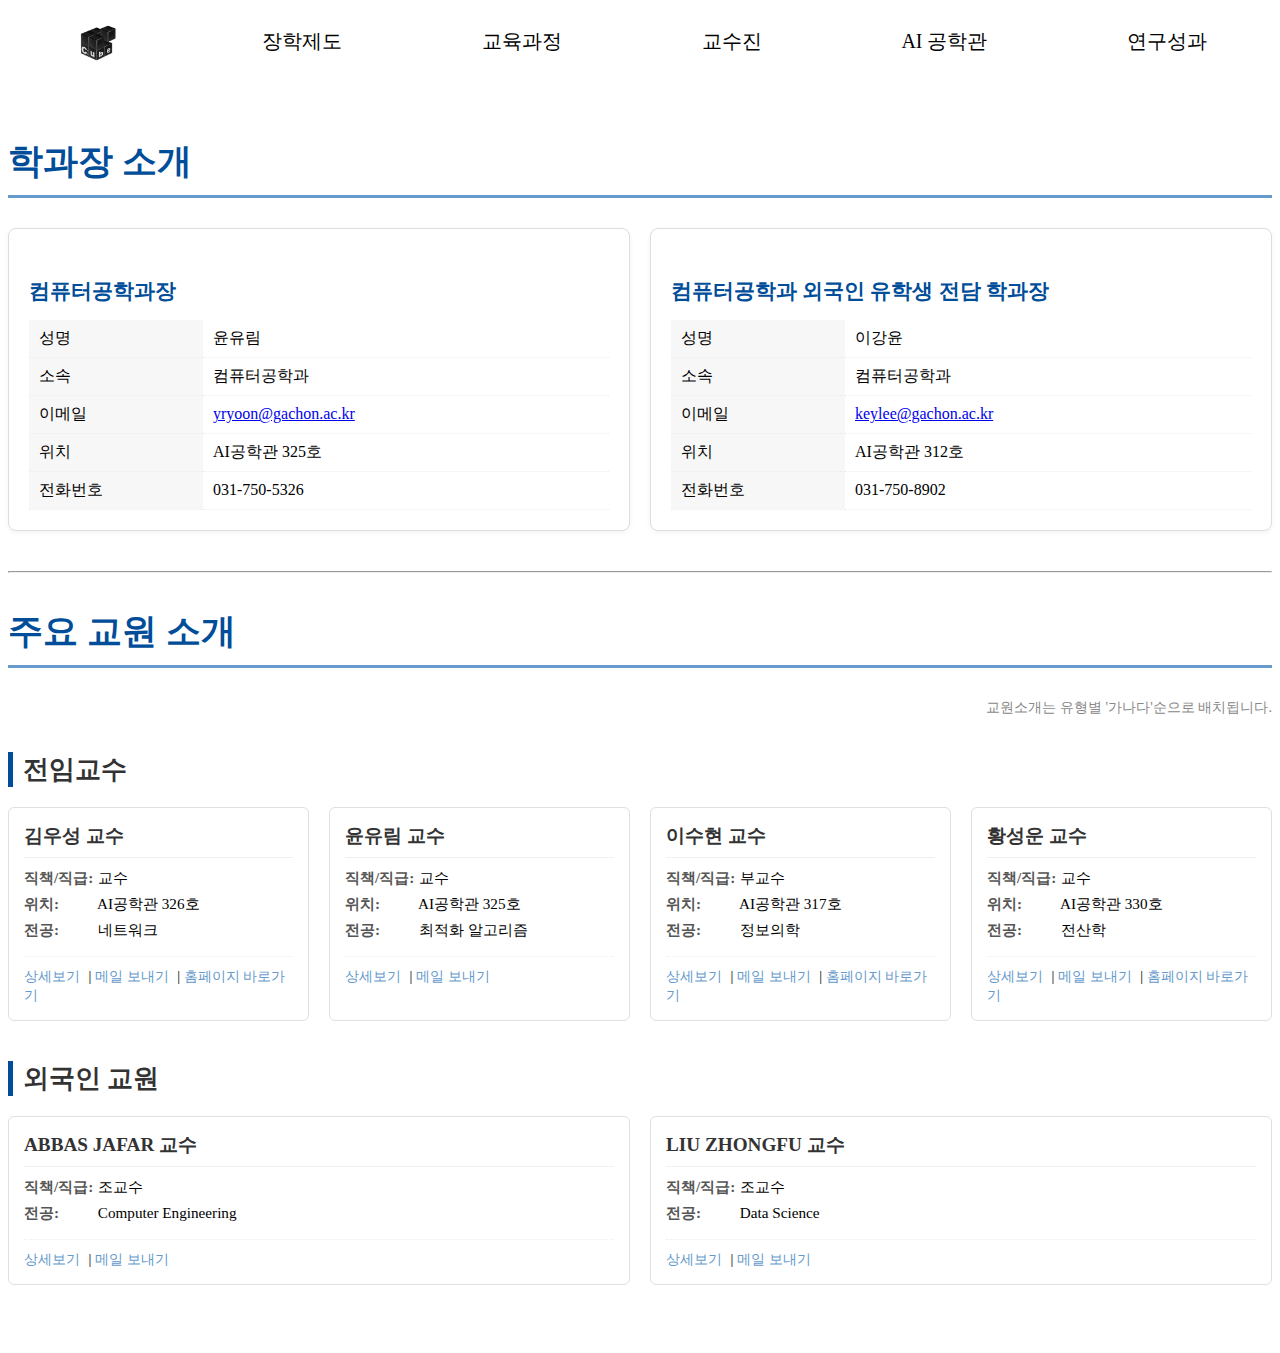
<file: professor/index.html>
<!DOCTYPE html>
<html lang="ko">
<head>
    <meta charset="UTF-8">
    <meta name="viewport" content="width=device-width, initial-scale=1.0">
    <link rel="stylesheet" href="./main.css">
    <title>Document</title>
</head>


<body>
<header>
    <nav>
        
   <a href = "index.html"> 
      <img src = "../main/images/cube.jpg" alt="Gachon University Logo" class="logo"></a>  
        <li> <a href = "../scholarship system/scholarship_in.html"> 장학제도 </a> </li>
        <li> <a href = "../curriculum/curriculum.html"> 교육과정 </a> </li>
        <li> <a href = "../professor/index.html"> 교수진 </a> </li>
        <li> <a href = "../AI_introduce/index.html"> AI 공학관 </a> </li>
        <li> <a href = "../price/index_price.html"> 연구성과 </a> </li>
    </nav>
</header>

<div class="professor-directory">
    
    <section class="department-heads-section">
        <h3 class="section-title">학과장 소개</h3>
        
        <div class="head-cards-container">
            <article class="head-card">
                <h4>컴퓨터공학과장</h4>
                <div class="info-group">
                    <table>
                        <tr><th>성명</th><td>윤유림</td></tr>
                        <tr><th>소속</th><td>컴퓨터공학과</td></tr>
                        <tr><th>이메일</th><td><a href="mailto:yryoon@gachon.ac.kr">yryoon@gachon.ac.kr</a></td></tr>
                        <tr><th>위치</th><td>AI공학관 325호</td></tr>
                        <tr><th>전화번호</th><td>031-750-5326</td></tr>
                    </table>
                </div>
            </article>

            <article class="head-card">
                <h4>컴퓨터공학과 외국인 유학생 전담 학과장</h4>
                <div class="info-group">
                    <table>
                        <tr><th>성명</th><td>이강윤</td></tr>
                        <tr><th>소속</th><td>컴퓨터공학과</td></tr>
                        <tr><th>이메일</th><td><a href="mailto:keylee@gachon.ac.kr">keylee@gachon.ac.kr</a></td></tr>
                        <tr><th>위치</th><td>AI공학관 312호</td></tr>
                        <tr><th>전화번호</th><td>031-750-8902</td></tr>
                    </table>
                </div>
            </article>
        </div>
    </section>

    <hr>
    
    <section class="faculty-list-section">
        <h3 class="section-title">주요 교원 소개</h3>
        <p class="guide-text">교원소개는 유형별 '가나다'순으로 배치됩니다.</p>
        
        <h4 class="faculty-type">전임교수</h4>
        <div class="professor-grid">
            <article class="professor-card">
                <div class="professor-name">김우성 교수</div>
                <div class="professor-details">
                    <p><strong>직책/직급:</strong> 교수</p>
                    <p><strong>위치:</strong> AI공학관 326호</p>
                    <p><strong>전공:</strong> 네트워크</p>
                </div>
                <div class="professor-links">
                    <a href="#">상세보기</a> | <a href="mailto:...">메일 보내기</a> | <a href="#">홈페이지 바로가기</a>
                </div>
            </article>

            <article class="professor-card">
                <div class="professor-name">윤유림 교수</div>
                <div class="professor-details">
                    <p><strong>직책/직급:</strong> 교수</p>
                    <p><strong>위치:</strong> AI공학관 325호</p>
                    <p><strong>전공:</strong> 최적화 알고리즘</p>
                </div>
                <div class="professor-links">
                    <a href="#">상세보기</a> | <a href="mailto:...">메일 보내기</a>
                </div>
            </article>
            
            <article class="professor-card">
                <div class="professor-name">이수현 교수</div>
                <div class="professor-details">
                    <p><strong>직책/직급:</strong> 부교수</p>
                    <p><strong>위치:</strong> AI공학관 317호</p>
                    <p><strong>전공:</strong> 정보의학</p>
                </div>
                <div class="professor-links">
                    <a href="#">상세보기</a> | <a href="mailto:...">메일 보내기</a> | <a href="#">홈페이지 바로가기</a>
                </div>
            </article>

            <article class="professor-card">
                <div class="professor-name">황성운 교수</div>
                <div class="professor-details">
                    <p><strong>직책/직급:</strong> 교수</p>
                    <p><strong>위치:</strong> AI공학관 330호</p>
                    <p><strong>전공:</strong> 전산학</p>
                </div>
                <div class="professor-links">
                    <a href="#">상세보기</a> | <a href="mailto:...">메일 보내기</a> | <a href="#">홈페이지 바로가기</a>
                </div>
            </article>

        </div>
        
        <h4 class="faculty-type"> 외국인 교원</h4>
        <div class="professor-grid">
            <article class="professor-card">
                <div class="professor-name">ABBAS JAFAR 교수</div>
                <div class="professor-details">
                    <p><strong>직책/직급:</strong> 조교수</p>
                    <p><strong>전공:</strong> Computer Engineering</p>
                </div>
                <div class="professor-links">
                    <a href="#">상세보기</a> | <a href="mailto:...">메일 보내기</a>
                </div>
            </article>
            
            <article class="professor-card">
                <div class="professor-name">LIU ZHONGFU 교수</div>
                <div class="professor-details">
                    <p><strong>직책/직급:</strong> 조교수</p>
                    <p><strong>전공:</strong> Data Science</p>
                </div>
                <div class="professor-links">
                    <a href="#">상세보기</a> | <a href="mailto:...">메일 보내기</a>
                </div>
            </article>

        </div>
    </section>
</div>

    
</body>
</html>
</file>
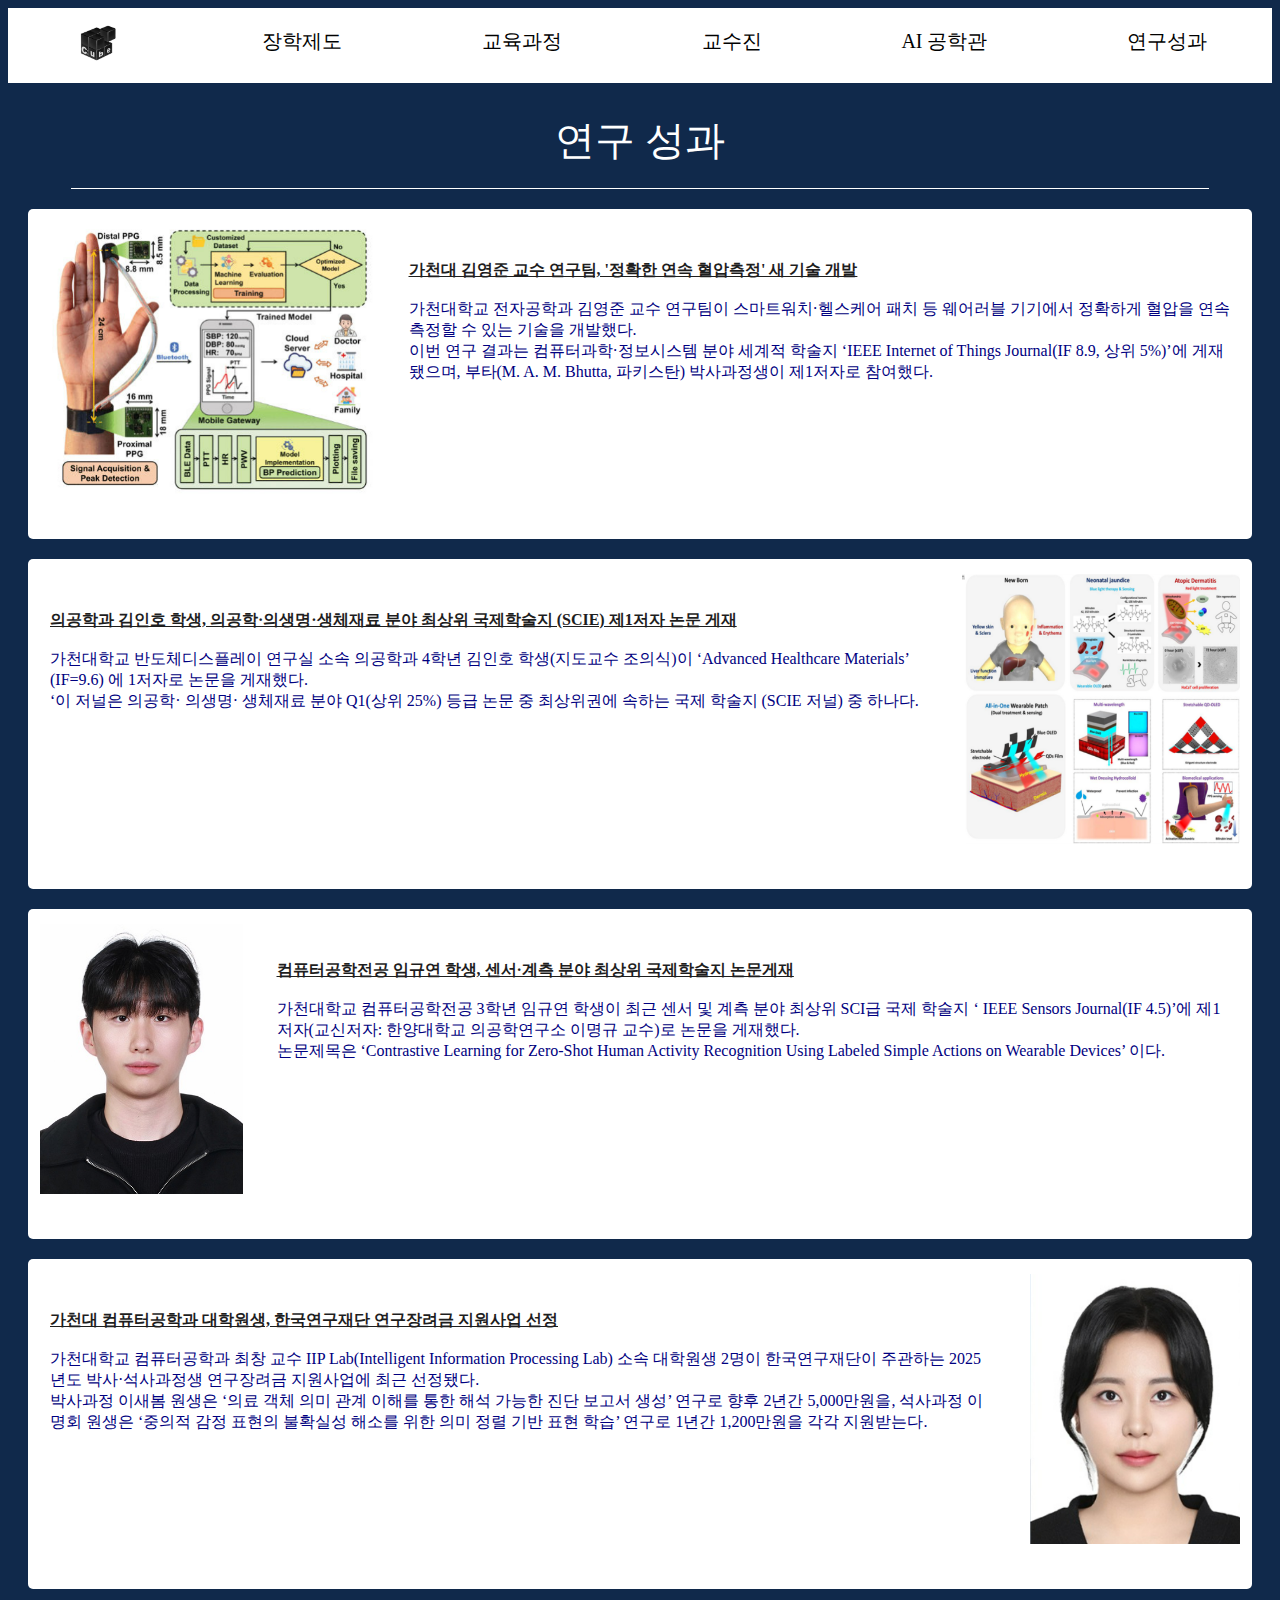
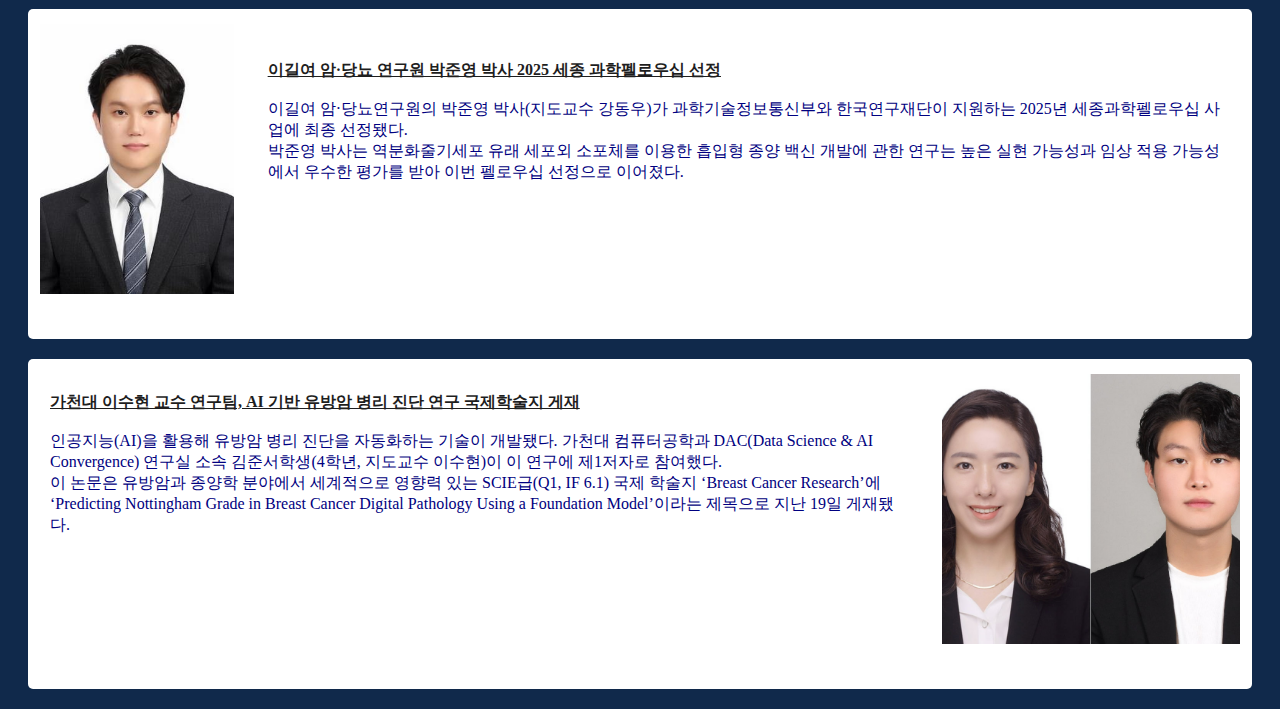
<file: price/index_price.html>
<!DOCTYPE html>
<html lang="ko">
<head>
    <meta charset="UTF-8">
    <meta name="viewport" content="width=device-width, initial-scale=1.0">
    <title>Document</title>
    <link rel = "stylesheet" href = "./price.css">
</head>
<body>
    <header>
    <nav>
      <a href = "../main/index.html"> 
      <img src = "../main/images/cube.jpg" alt="Gachon University Logo" class="logo"></a>  
        <li> <a href = "../scholarship system/scholarship_in.html"> 장학제도 </a> </li>
        <li> <a href = "../curriculum/curriculum.html"> 교육과정 </a> </li>
        <li> <a href = "../professor/index.html"> 교수진 </a> </li>
        <li> <a href = "../AI_introduce/index.html"> AI 공학관 </a> </li>
        <li> <a href = "../price/index_price.html"> 연구성과 </a> </li>
    </nav>
</header>
    <section>
        <div class = "title"> 연구 성과 </div>
        <div class = "ex"> 
            <img class = "ex_img" src = "./images/ex1.img.png" alt = "연구팀 개발 이미지">
            <div class = ex1_all>
                <a class = "ex_title" href = "https://www.gachon.ac.kr/kor/1049/subview.do?enc=Zm5jdDF8QEB8JTJGYmJzJTJGa29yJTJGMTc0JTJGMTE1MDU1JTJGYXJ0Y2xWaWV3LmRvJTNG"> 
                <br> <br> 가천대 김영준 교수 연구팀, '정확한 연속 혈압측정' 새 기술 개발 </a>
                <div> <br>가천대학교 전자공학과 김영준 교수 연구팀이 스마트워치·헬스케어 패치 등 웨어러블 기기에서 정확하게 혈압을 연속 측정할 수 있는 기술을 개발했다. 
                    <br>이번 연구 결과는 컴퓨터과학·정보시스템 분야 세계적 학술지 ‘IEEE Internet of Things Journal(IF 8.9, 상위 5%)’에 게재됐으며, 부타(M. A. M. Bhutta, 파키스탄) 박사과정생이 제1저자로 참여했다. </div>
            </div>
        </div>
    </section>
    <section>
        <div class = "ex"> 
            <div class = ex2_all>
                <a class = "ex_title" href = "https://www.gachon.ac.kr/kor/1049/subview.do?enc=Zm5jdDF8QEB8JTJGYmJzJTJGa29yJTJGMTc0JTJGMTE0ODM3JTJGYXJ0Y2xWaWV3LmRvJTNG"> 
                <br> <br> 의공학과 김인호 학생, 의공학·의생명·생체재료 분야 최상위 국제학술지 (SCIE) 제1저자 논문 게재 </a>
                <div> <br>가천대학교 반도체디스플레이 연구실 소속 의공학과 4학년 김인호 학생(지도교수 조의식)이 ‘Advanced Healthcare Materials’ (IF=9.6) 에 1저자로 논문을 게재했다. 
                    <br>‘이 저널은 의공학· 의생명· 생체재료 분야 Q1(상위 25%) 등급 논문 중 최상위권에 속하는 국제 학술지 (SCIE 저널) 중 하나다. </div>
            </div>
            <img class = "ex_img" src = "./images/ex2.img.png" alt = "연구팀 개발 이미지">
        </div>
    </section>




    <section>
        <div class = "ex"> 
            <img class = "ex_img" src = "./images/ex3.img.png" alt = "연구팀 개발 이미지">
            <div class = ex1_all>
                <a class = "ex_title" href = "https://www.gachon.ac.kr/kor/1049/subview.do?enc=[base64]%3D%3D"> 
                 <br><br> 컴퓨터공학전공 임규연 학생, 센서·계측 분야 최상위 국제학술지 논문게재 </a>
                <div> <br>가천대학교 컴퓨터공학전공 3학년 임규연 학생이 최근 센서 및 계측 분야 최상위 SCI급 국제 학술지 ‘ IEEE Sensors Journal(IF 4.5)’에 제1저자(교신저자: 한양대학교 의공학연구소 이명규 교수)로 논문을 게재했다. 
                    <br>논문제목은 ‘Contrastive Learning for Zero-Shot Human Activity Recognition Using Labeled Simple Actions on Wearable Devices’ 이다.
                </div>
            </div>
        </div>
    </section>
    <section>
        <div class = "ex"> 
            <div class = ex2_all>
                <a class = "ex_title" href = "https://www.gachon.ac.kr/kor/1049/subview.do?enc=[base64]%3D%3D"> 
                <br> <br> 가천대 컴퓨터공학과 대학원생, 한국연구재단 연구장려금 지원사업 선정 </a>
                <div> <br>가천대학교 컴퓨터공학과 최창 교수 IIP Lab(Intelligent Information Processing Lab) 소속 대학원생 2명이 한국연구재단이 주관하는 2025년도 박사·석사과정생 연구장려금 지원사업에 최근 선정됐다.
                <br>박사과정 이새봄 원생은 ‘의료 객체 의미 관계 이해를 통한 해석 가능한 진단 보고서 생성’ 연구로 향후 2년간 5,000만원을, 석사과정 이명회 원생은 ‘중의적 감정 표현의 불확실성 해소를 위한 의미 정렬 기반 표현 학습’ 연구로 1년간 1,200만원을 각각 지원받는다. </div>
            </div>
            <img class = "ex_img" src = "./images/ex4.img.png" alt = "연구팀 개발 이미지">
        </div>
    </section>




     <section>
        <div class = "ex"> 
            <img class = "ex_img" src = "./images/ex5.img.png" alt = "연구팀 개발 이미지">
            <div class = ex1_all>
                <a class = "ex_title" href = "https://www.gachon.ac.kr/kor/1049/subview.do?enc=[base64]%3D%3D"> 
                <br> <br> 이길여 암·당뇨 연구원 박준영 박사 2025 세종 과학펠로우십 선정 </a>
                <div> <br>이길여 암·당뇨연구원의 박준영 박사(지도교수 강동우)가 과학기술정보통신부와 한국연구재단이 지원하는 2025년 세종과학펠로우십 사업에 최종 선정됐다.
                    <br>박준영 박사는 역분화줄기세포 유래 세포외 소포체를 이용한 흡입형 종양 백신 개발에 관한 연구는 높은 실현 가능성과 임상 적용 가능성에서 우수한 평가를 받아 이번 펠로우십 선정으로 이어졌다. </div>
            </div>
        </div>
    </section>
    <section>
        <div class = "ex"> 
            <div class = ex2_all>
                <a class = "ex_title" href = "https://www.gachon.ac.kr/kor/1049/subview.do?enc=[base64]%3D%3D"> 
                <br> 가천대 이수현 교수 연구팀, AI 기반 유방암 병리 진단 연구 국제학술지 게재 </a>
                <div> <br>인공지능(AI)을 활용해 유방암 병리 진단을 자동화하는 기술이 개발됐다. 가천대 컴퓨터공학과 DAC(Data Science & AI Convergence) 연구실 소속 김준서학생(4학년, 지도교수 이수현)이 이 연구에 제1저자로 참여했다. 
                    <br>이 논문은 유방암과 종양학 분야에서 세계적으로 영향력 있는 SCIE급(Q1, IF 6.1) 국제 학술지 ‘Breast Cancer Research’에 ‘Predicting Nottingham Grade in Breast Cancer Digital Pathology Using a Foundation Model’이라는 제목으로 지난 19일 게재됐다.
                </div>
            </div>
            <img class = "ex_img" src = "./images/ex6.img.png" alt = "연구팀 개발 이미지">
        </div>
    </section>
    
    
</body>
</html>
</file>
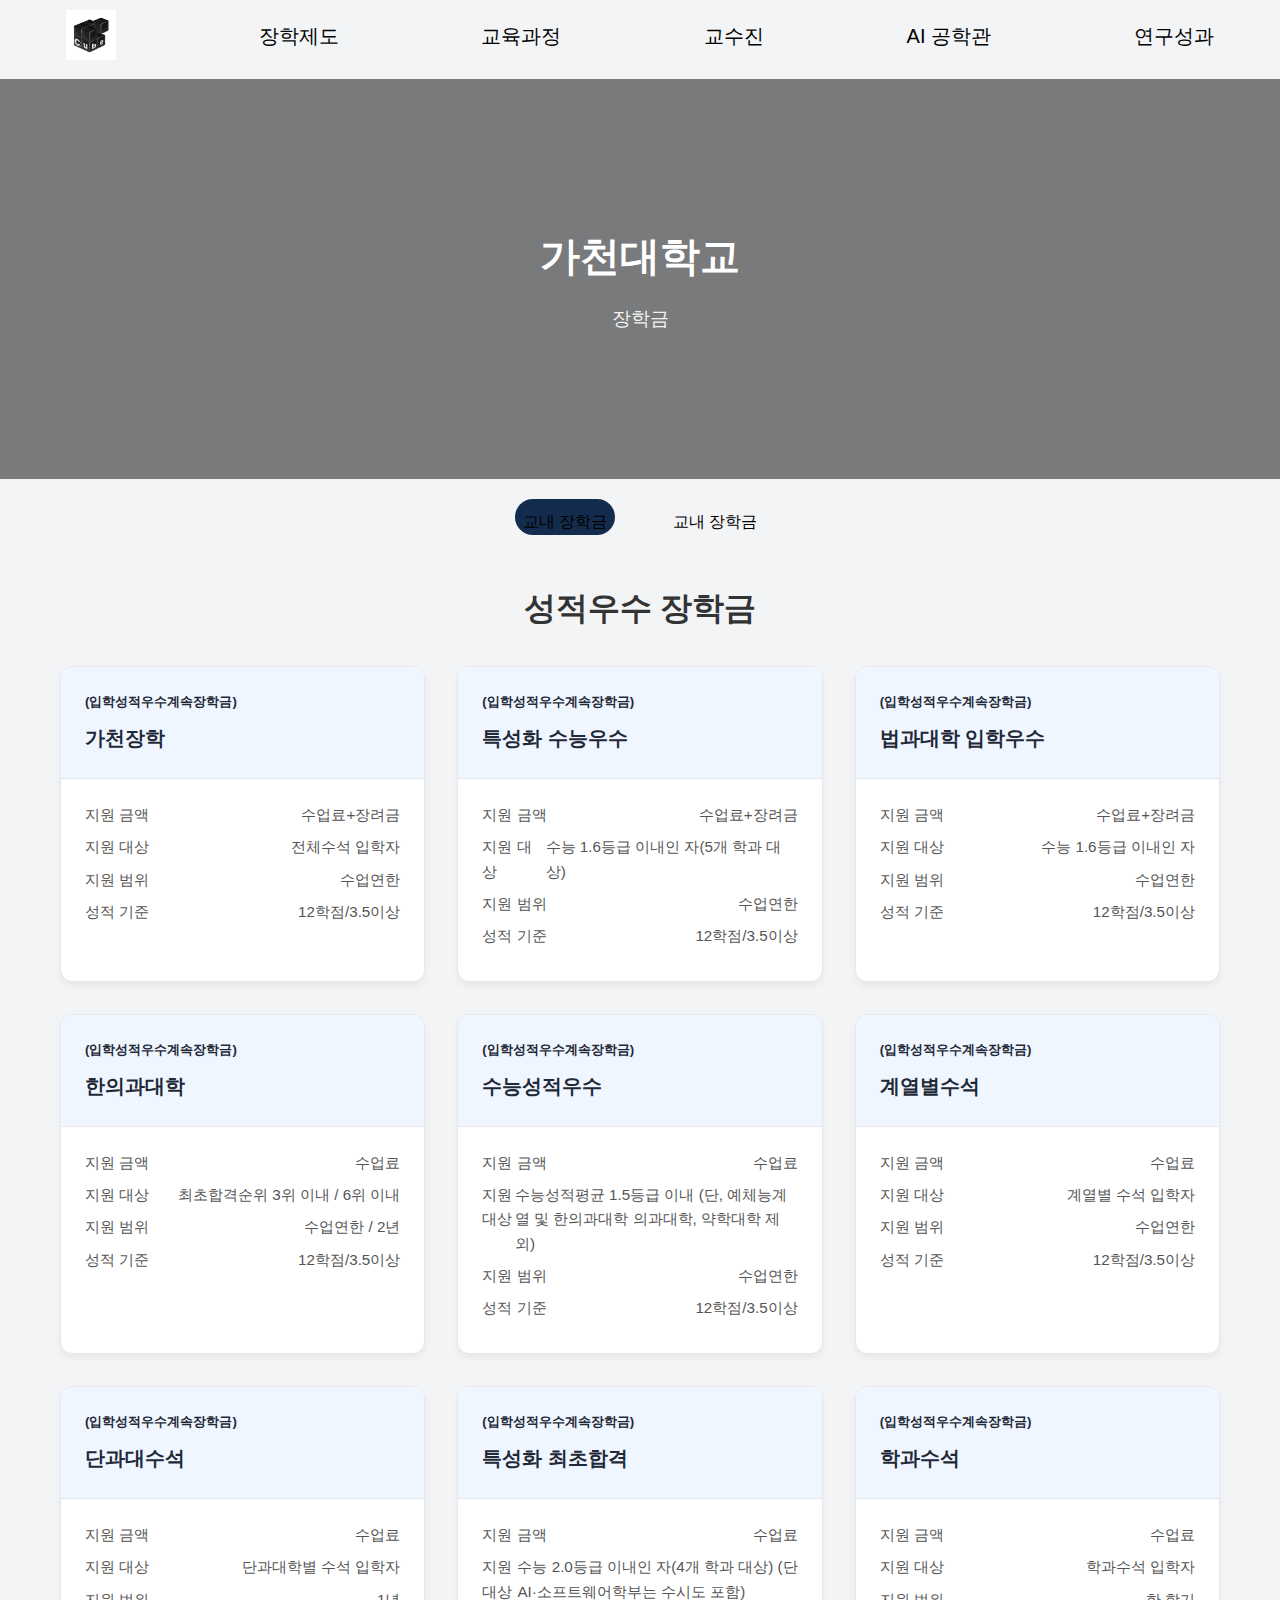
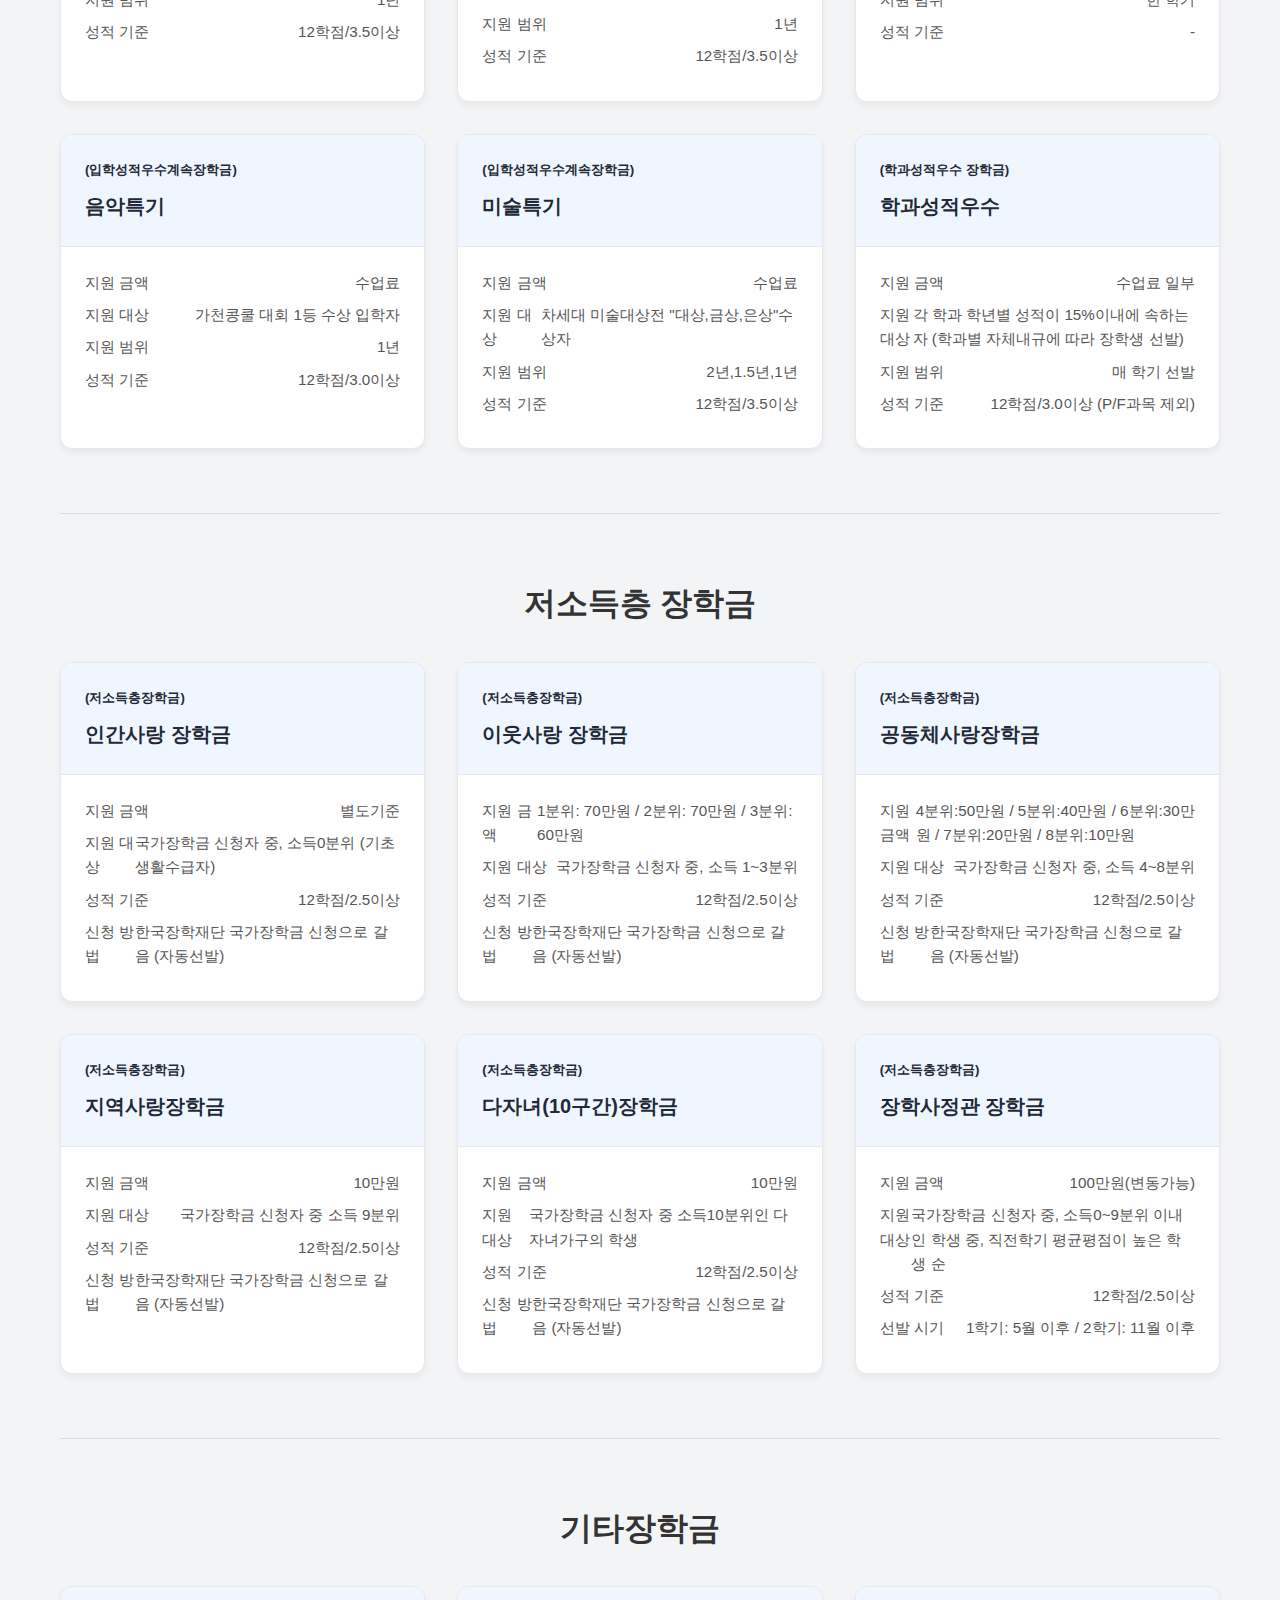
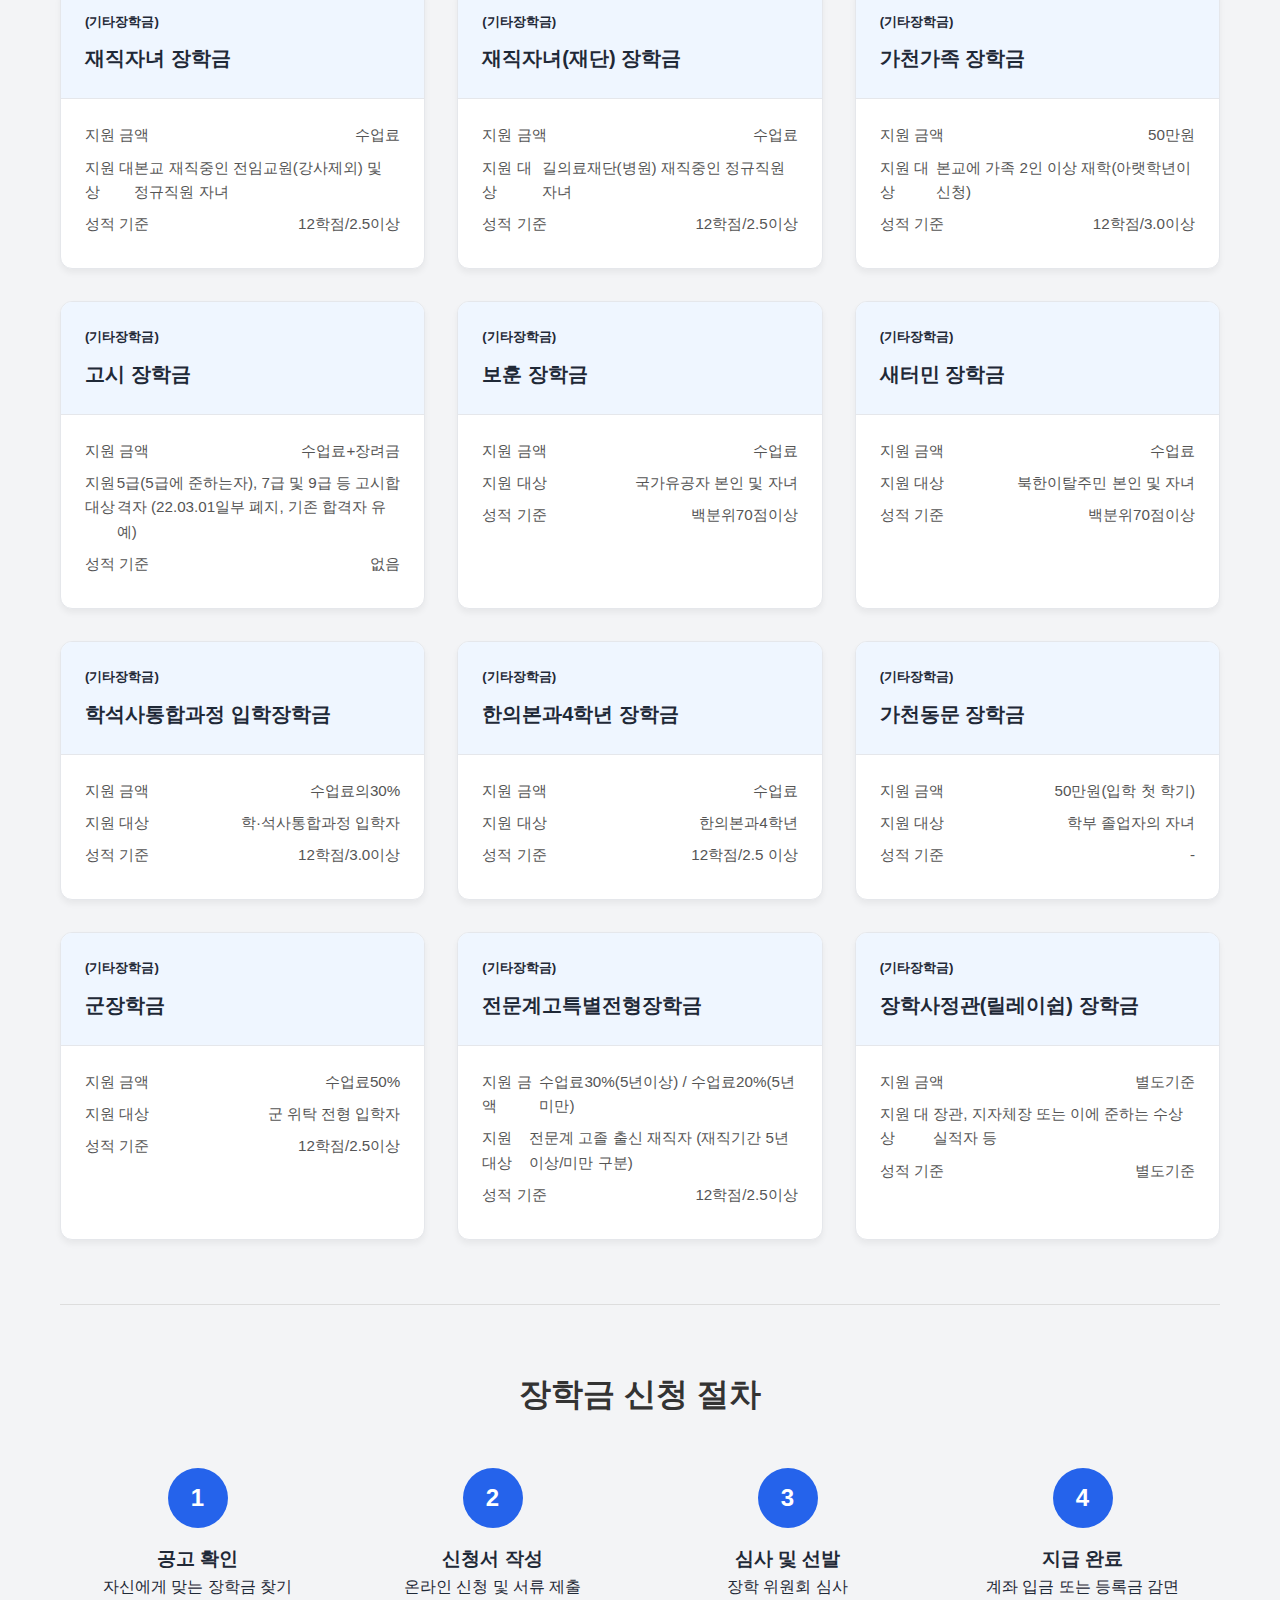
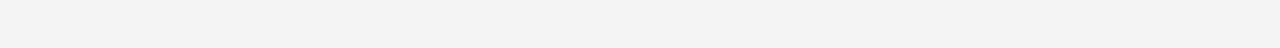
<file: scholarship system/scholarship_in.html>
<!DOCTYPE html>
<html lang="ko">
<head>
    <meta charset="UTF-8">
    <meta name="viewport" content="width=device-width, initial-scale=1.0">
    <link rel="stylesheet" href="style.css">
    <title>장학제도</title>
</head>
<body>
    <header>
        <nav>
            <a href = "../main/index.html">
            <img src = "../main/images/cube.jpg"  alt="Gachon University Logo" class="logo"> 
            </a>
            <li> <a href = "../scholarship system/scholarship_in.html"> 장학제도 </a> </li>
        <li> <a href = "../curriculum/curriculum.html"> 교육과정 </a> </li>
            <li> <a href = "../professor/index.html"> 교수진 </a> </li>
            <li> <a href = "../AI_introduce/index.html"> AI 공학관 </a> </li>
            <li> <a href = "../price/index_price.html"> 연구성과 </a> </li>
        </nav>
    </header>


    <section class="main-banner">
        <h1>가천대학교</h1>
        <p>장학금</p>
    </section>

    <nav class="scholarship_category">
        <ul>
            <li class="nowPage"><a href="#">교내 장학금</a></li>
            <li><a href="./scholarship_out_page/scholarship_out.html">교내 장학금</a></li>
        </ul>
    </nav>

    <div class="container">
        
        <h2 class="section-title">성적우수 장학금</h2>
        
        <div class="scholarship-grid">
            <article>
                <div class="card-header">
                    <h5>(입학성적우수계속장학금)</h5>
                    <h3>가천장학</h3>
                </div>
                <div class="card-body">
                    <div><span>지원 금액</span> <span>수업료+장려금</span></div>
                    <div><span>지원 대상</span> <span>전체수석 입학자</span></div>
                    <div><span>지원 범위</span> <span>수업연한</span></div>
                    <div><span>성적 기준</span> <span>12학점/3.5이상</span></div>
                </div>
            </article>

            <article>
                <div class="card-header">
                    <h5>(입학성적우수계속장학금)</h5>
                    <h3>특성화 수능우수</h3>
                </div>
                <div class="card-body">
                    <div><span>지원 금액</span> <span>수업료+장려금</span></div>
                    <div><span>지원 대상</span> <span>수능 1.6등급 이내인 자(5개 학과 대상)</span></div>
                    <div><span>지원 범위</span> <span>수업연한</span></div>
                    <div><span>성적 기준</span> <span>12학점/3.5이상</span></div>
                </div>
            </article>

            <article>
                <div class="card-header">
                    <h5>(입학성적우수계속장학금)</h5>
                    <h3>법과대학 입학우수</h3>
                </div>
                <div class="card-body">
                    <div><span>지원 금액</span> <span>수업료+장려금</span></div>
                    <div><span>지원 대상</span> <span>수능 1.6등급 이내인 자</span></div>
                    <div><span>지원 범위</span> <span>수업연한</span></div>
                    <div><span>성적 기준</span> <span>12학점/3.5이상</span></div>
                </div>
            </article>

            <article>
                <div class="card-header">
                    <h5>(입학성적우수계속장학금)</h5>
                    <h3>한의과대학</h3>
                </div>
                <div class="card-body">
                    <div><span>지원 금액</span> <span>수업료</span></div>
                    <div><span>지원 대상</span> <span>최초합격순위 3위 이내 / 6위 이내</span></div>
                    <div><span>지원 범위</span> <span>수업연한 / 2년</span></div>
                    <div><span>성적 기준</span> <span>12학점/3.5이상</span></div>
                </div>
            </article>

            <article>
                <div class="card-header">
                    <h5>(입학성적우수계속장학금)</h5>
                    <h3>수능성적우수</h3>
                </div>
                <div class="card-body">
                    <div><span>지원 금액</span> <span>수업료</span></div>
                    <div><span>지원 대상</span> <span>수능성적평균 1.5등급 이내 (단, 예체능계열 및 한의과대학 의과대학, 약학대학 제외)</span></div>
                    <div><span>지원 범위</span> <span>수업연한</span></div>
                    <div><span>성적 기준</span> <span>12학점/3.5이상</span></div>
                </div>
            </article>

            <article>
                <div class="card-header">
                    <h5>(입학성적우수계속장학금)</h5>
                    <h3>계열별수석</h3>
                </div>
                <div class="card-body">
                    <div><span>지원 금액</span> <span>수업료</span></div>
                    <div><span>지원 대상</span> <span>계열별 수석 입학자</span></div>
                    <div><span>지원 범위</span> <span>수업연한</span></div>
                    <div><span>성적 기준</span> <span>12학점/3.5이상</span></div>
                </div>
            </article>

            <article>
                <div class="card-header">
                    <h5>(입학성적우수계속장학금)</h5>
                    <h3>단과대수석</h3>
                </div>
                <div class="card-body">
                    <div><span>지원 금액</span> <span>수업료</span></div>
                    <div><span>지원 대상</span> <span>단과대학별 수석 입학자</span></div>
                    <div><span>지원 범위</span> <span>1년</span></div>
                    <div><span>성적 기준</span> <span>12학점/3.5이상</span></div>
                </div>
            </article>

            <article>
                <div class="card-header">
                    <h5>(입학성적우수계속장학금)</h5>
                    <h3>특성화 최초합격</h3>
                </div>
                <div class="card-body">
                    <div><span>지원 금액</span> <span>수업료</span></div>
                    <div><span>지원 대상</span> <span>수능 2.0등급 이내인 자(4개 학과 대상) (단 AI·소프트웨어학부는 수시도 포함)</span></div>
                    <div><span>지원 범위</span> <span>1년</span></div>
                    <div><span>성적 기준</span> <span>12학점/3.5이상</span></div>
                </div>
            </article>

            <article>
                <div class="card-header">
                    <h5>(입학성적우수계속장학금)</h5>
                    <h3>학과수석</h3>
                </div>
                <div class="card-body">
                    <div><span>지원 금액</span> <span>수업료</span></div>
                    <div><span>지원 대상</span> <span>학과수석 입학자</span></div>
                    <div><span>지원 범위</span> <span>한 학기</span></div>
                    <div><span>성적 기준</span> <span>-</span></div>
                </div>
            </article>

            <article>
                <div class="card-header">
                    <h5>(입학성적우수계속장학금)</h5>
                    <h3>음악특기</h3>
                </div>
                <div class="card-body">
                    <div><span>지원 금액</span> <span>수업료</span></div>
                    <div><span>지원 대상</span> <span>가천콩쿨 대회 1등 수상 입학자</span></div>
                    <div><span>지원 범위</span> <span>1년</span></div>
                    <div><span>성적 기준</span> <span>12학점/3.0이상</span></div>
                </div>
            </article>

            <article>
                <div class="card-header">
                    <h5>(입학성적우수계속장학금)</h5>
                    <h3>미술특기</h3>
                </div>
                <div class="card-body">
                    <div><span>지원 금액</span> <span>수업료</span></div>
                    <div><span>지원 대상</span> <span>차세대 미술대상전 "대상,금상,은상"수상자</span></div>
                    <div><span>지원 범위</span> <span>2년,1.5년,1년</span></div>
                    <div><span>성적 기준</span> <span>12학점/3.5이상</span></div>
                </div>
            </article>

            <article>
                <div class="card-header">
                    <h5>(학과성적우수 장학금)</h5>
                    <h3>학과성적우수</h3>
                </div>
                <div class="card-body">
                    <div><span>지원 금액</span> <span>수업료 일부</span></div>
                    <div><span>지원 대상</span> <span>각 학과 학년별 성적이 15%이내에 속하는 자 (학과별 자체내규에 따라 장학생 선발)</span></div>
                    <div><span>지원 범위</span> <span>매 학기 선발</span></div>
                    <div><span>성적 기준</span> <span>12학점/3.0이상 (P/F과목 제외)</span></div>
                </div>
            </article>
        </div>

        <hr>
        <h2 class="section-title">저소득층 장학금</h2>
        <div class="scholarship-grid">
            <article>
                <div class="card-header">
                    <h5>(저소득층장학금)</h5>
                    <h3>인간사랑 장학금</h3>
                </div>
                <div class="card-body">
                    <div><span>지원 금액</span> <span>별도기준</span></div>
                    <div><span>지원 대상</span> <span>국가장학금 신청자 중, 소득0분위 (기초생활수급자)</span></div>
                    <div><span>성적 기준</span> <span>12학점/2.5이상</span></div>
                    <div><span>신청 방법</span> <span>한국장학재단 국가장학금 신청으로 갈음 (자동선발)</span></div>
                </div>
            </article>

            <article>
                <div class="card-header">
                    <h5>(저소득층장학금)</h5>
                    <h3>이웃사랑 장학금</h3>
                </div>
                <div class="card-body">
                    <div><span>지원 금액</span> <span>1분위: 70만원 / 2분위: 70만원 / 3분위: 60만원</span></div>
                    <div><span>지원 대상</span> <span>국가장학금 신청자 중, 소득 1~3분위</span></div>
                    <div><span>성적 기준</span> <span>12학점/2.5이상</span></div>
                    <div><span>신청 방법</span> <span>한국장학재단 국가장학금 신청으로 갈음 (자동선발)</span></div>
                </div>
            </article>

            <article>
                <div class="card-header">
                    <h5>(저소득층장학금)</h5>
                    <h3>공동체사랑장학금</h3>
                </div>
                <div class="card-body">
                    <div><span>지원 금액</span> <span>4분위:50만원 / 5분위:40만원 / 6분위:30만원 / 7분위:20만원 / 8분위:10만원</span></div>
                    <div><span>지원 대상</span> <span>국가장학금 신청자 중, 소득 4~8분위</span></div>
                    <div><span>성적 기준</span> <span>12학점/2.5이상</span></div>
                    <div><span>신청 방법</span> <span>한국장학재단 국가장학금 신청으로 갈음 (자동선발)</span></div>
                </div>
            </article>

            <article>
                <div class="card-header">
                    <h5>(저소득층장학금)</h5>
                    <h3>지역사랑장학금</h3>
                </div>
                <div class="card-body">
                    <div><span>지원 금액</span> <span>10만원</span></div>
                    <div><span>지원 대상</span> <span>국가장학금 신청자 중 소득 9분위</span></div>
                    <div><span>성적 기준</span> <span>12학점/2.5이상</span></div>
                    <div><span>신청 방법</span> <span>한국장학재단 국가장학금 신청으로 갈음 (자동선발)</span></div>
                </div>
            </article>

            <article>
                <div class="card-header">
                    <h5>(저소득층장학금)</h5>
                    <h3>다자녀(10구간)장학금</h3>
                </div>
                <div class="card-body">
                    <div><span>지원 금액</span> <span>10만원</span></div>
                    <div><span>지원 대상</span> <span>국가장학금 신청자 중 소득10분위인 다자녀가구의 학생</span></div>
                    <div><span>성적 기준</span> <span>12학점/2.5이상</span></div>
                    <div><span>신청 방법</span> <span>한국장학재단 국가장학금 신청으로 갈음 (자동선발)</span></div>
                </div>
            </article>

            <article>
                <div class="card-header">
                    <h5>(저소득층장학금)</h5>
                    <h3>장학사정관 장학금</h3>
                </div>
                <div class="card-body">
                    <div><span>지원 금액</span> <span>100만원(변동가능)</span></div>
                    <div><span>지원 대상</span> <span>국가장학금 신청자 중, 소득0~9분위 이내인 학생 중, 직전학기 평균평점이 높은 학생 순</span></div>
                    <div><span>성적 기준</span> <span>12학점/2.5이상</span></div>
                    <div><span>선발 시기</span> <span>1학기: 5월 이후 / 2학기: 11월 이후</span></div>
                </div>
            </article>
        </div>

        <hr>
        <h2 class="section-title">기타장학금</h2>

        <div class="scholarship-grid">
            <article>
                <div class="card-header">
                    <h5>(기타장학금)</h5>
                    <h3>재직자녀 장학금</h3>
                </div>
                <div class="card-body">
                    <div><span>지원 금액</span> <span>수업료</span></div>
                    <div><span>지원 대상</span> <span>본교 재직중인 전임교원(강사제외) 및 정규직원 자녀</span></div>
                    <div><span>성적 기준</span> <span>12학점/2.5이상</span></div>
                </div>
            </article>

            <article>
                <div class="card-header">
                    <h5>(기타장학금)</h5>
                    <h3>재직자녀(재단) 장학금</h3>
                </div>
                <div class="card-body">
                    <div><span>지원 금액</span> <span>수업료</span></div>
                    <div><span>지원 대상</span> <span>길의료재단(병원) 재직중인 정규직원 자녀</span></div>
                    <div><span>성적 기준</span> <span>12학점/2.5이상</span></div>
                </div>
            </article>

            <article>
                <div class="card-header">
                    <h5>(기타장학금)</h5>
                    <h3>가천가족 장학금</h3>
                </div>
                <div class="card-body">
                    <div><span>지원 금액</span> <span>50만원</span></div>
                    <div><span>지원 대상</span> <span>본교에 가족 2인 이상 재학(아랫학년이 신청)</span></div>
                    <div><span>성적 기준</span> <span>12학점/3.0이상</span></div>
                </div>
            </article>

            <article>
                <div class="card-header">
                    <h5>(기타장학금)</h5>
                    <h3>고시 장학금</h3>
                </div>
                <div class="card-body">
                    <div><span>지원 금액</span> <span>수업료+장려금</span></div>
                    <div><span>지원 대상</span> <span>5급(5급에 준하는자), 7급 및 9급 등 고시합격자 (22.03.01일부 폐지, 기존 합격자 유예)</span></div>
                    <div><span>성적 기준</span> <span>없음</span></div>
                </div>
            </article>

            <article>
                <div class="card-header">
                    <h5>(기타장학금)</h5>
                    <h3>보훈 장학금</h3>
                </div>
                <div class="card-body">
                    <div><span>지원 금액</span> <span>수업료</span></div>
                    <div><span>지원 대상</span> <span>국가유공자 본인 및 자녀</span></div>
                    <div><span>성적 기준</span> <span>백분위70점이상</span></div>
                </div>
            </article>

            <article>
                <div class="card-header">
                    <h5>(기타장학금)</h5>
                    <h3>새터민 장학금</h3>
                </div>
                <div class="card-body">
                    <div><span>지원 금액</span> <span>수업료</span></div>
                    <div><span>지원 대상</span> <span>북한이탈주민 본인 및 자녀</span></div>
                    <div><span>성적 기준</span> <span>백분위70점이상</span></div>
                </div>
            </article>

            <article>
                <div class="card-header">
                    <h5>(기타장학금)</h5>
                    <h3>학석사통합과정 입학장학금</h3>
                </div>
                <div class="card-body">
                    <div><span>지원 금액</span> <span>수업료의30%</span></div>
                    <div><span>지원 대상</span> <span>학·석사통합과정 입학자</span></div>
                    <div><span>성적 기준</span> <span>12학점/3.0이상</span></div>
                </div>
            </article>

            <article>
                <div class="card-header">
                    <h5>(기타장학금)</h5>
                    <h3>한의본과4학년 장학금</h3>
                </div>
                <div class="card-body">
                    <div><span>지원 금액</span> <span>수업료</span></div>
                    <div><span>지원 대상</span> <span>한의본과4학년</span></div>
                    <div><span>성적 기준</span> <span>12학점/2.5 이상</span></div>
                </div>
            </article>

            <article>
                <div class="card-header">
                    <h5>(기타장학금)</h5>
                    <h3>가천동문 장학금</h3>
                </div>
                <div class="card-body">
                    <div><span>지원 금액</span> <span>50만원(입학 첫 학기)</span></div>
                    <div><span>지원 대상</span> <span>학부 졸업자의 자녀</span></div>
                    <div><span>성적 기준</span> <span>-</span></div>
                </div>
            </article>

            <article>
                <div class="card-header">
                    <h5>(기타장학금)</h5>
                    <h3>군장학금</h3>
                </div>
                <div class="card-body">
                    <div><span>지원 금액</span> <span>수업료50%</span></div>
                    <div><span>지원 대상</span> <span>군 위탁 전형 입학자</span></div>
                    <div><span>성적 기준</span> <span>12학점/2.5이상</span></div>
                </div>
            </article>

            <article>
                <div class="card-header">
                    <h5>(기타장학금)</h5>
                    <h3>전문계고특별전형장학금</h3>
                </div>
                <div class="card-body">
                    <div><span>지원 금액</span> <span>수업료30%(5년이상) / 수업료20%(5년미만)</span></div>
                    <div><span>지원 대상</span> <span>전문계 고졸 출신 재직자 (재직기간 5년 이상/미만 구분)</span></div>
                    <div><span>성적 기준</span> <span>12학점/2.5이상</span></div>
                </div>
            </article>

            <article>
                <div class="card-header">
                    <h5>(기타장학금)</h5>
                    <h3>장학사정관(릴레이쉽) 장학금</h3>
                </div>
                <div class="card-body">
                    <div><span>지원 금액</span> <span>별도기준</span></div>
                    <div><span>지원 대상</span> <span>장관, 지자체장 또는 이에 준하는 수상실적자 등</span></div>
                    <div><span>성적 기준</span> <span>별도기준</span></div>
                </div>
            </article>
        </div>


        <hr>
        <h2 class="section-title">장학금 신청 절차</h2>
        <div class="process-steps">
            <div class="step">
                <div class="step-icon">1</div>
                <h3>공고 확인</h3>
                <p>자신에게 맞는 장학금 찾기</p>
            </div>
            <div class="step">
                <div class="step-icon">2</div>
                <h3>신청서 작성</h3>
                <p>온라인 신청 및 서류 제출</p>
            </div>
            <div class="step">
                <div class="step-icon">3</div>
                <h3>심사 및 선발</h3>
                <p>장학 위원회 심사</p>
            </div>
            <div class="step">
                <div class="step-icon">4</div>
                <h3>지급 완료</h3>
                <p>계좌 입금 또는 등록금 감면</p>
            </div>
        </div>

    </div>

</body>
</html>
</file>
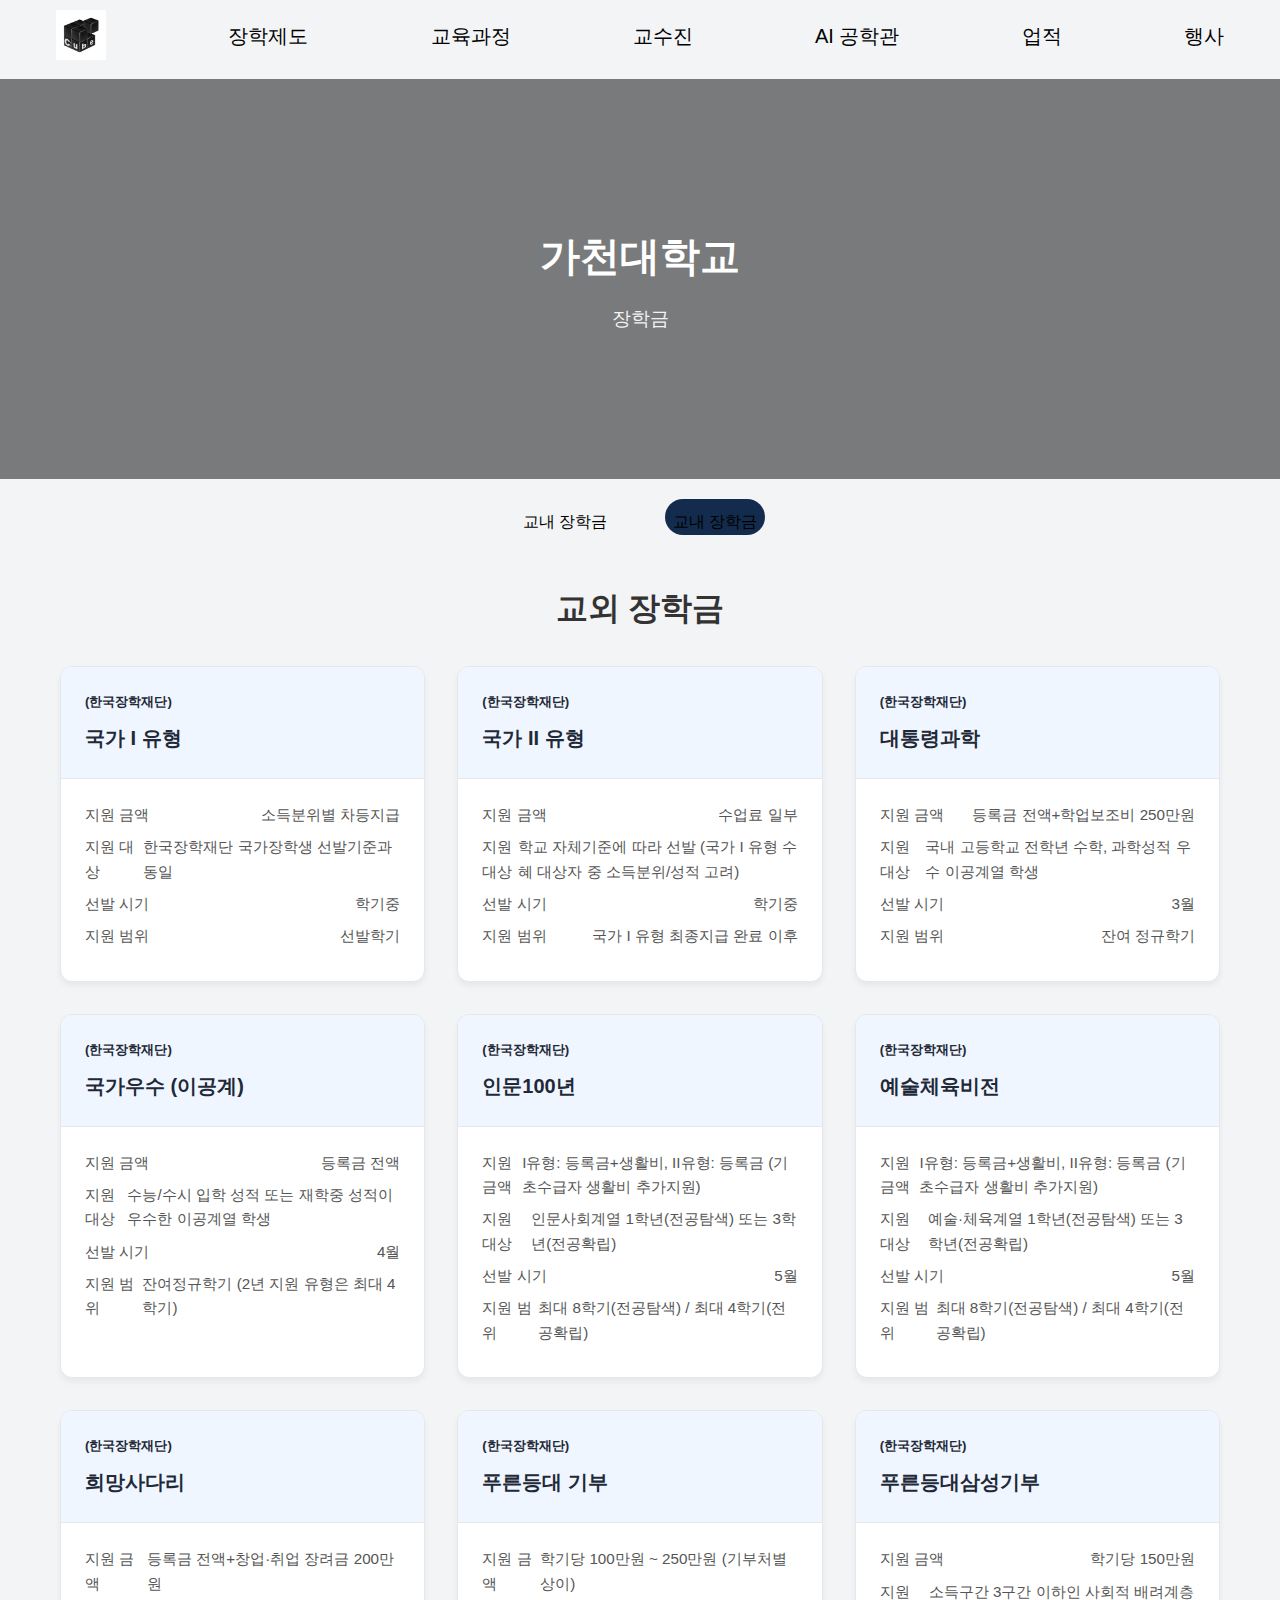
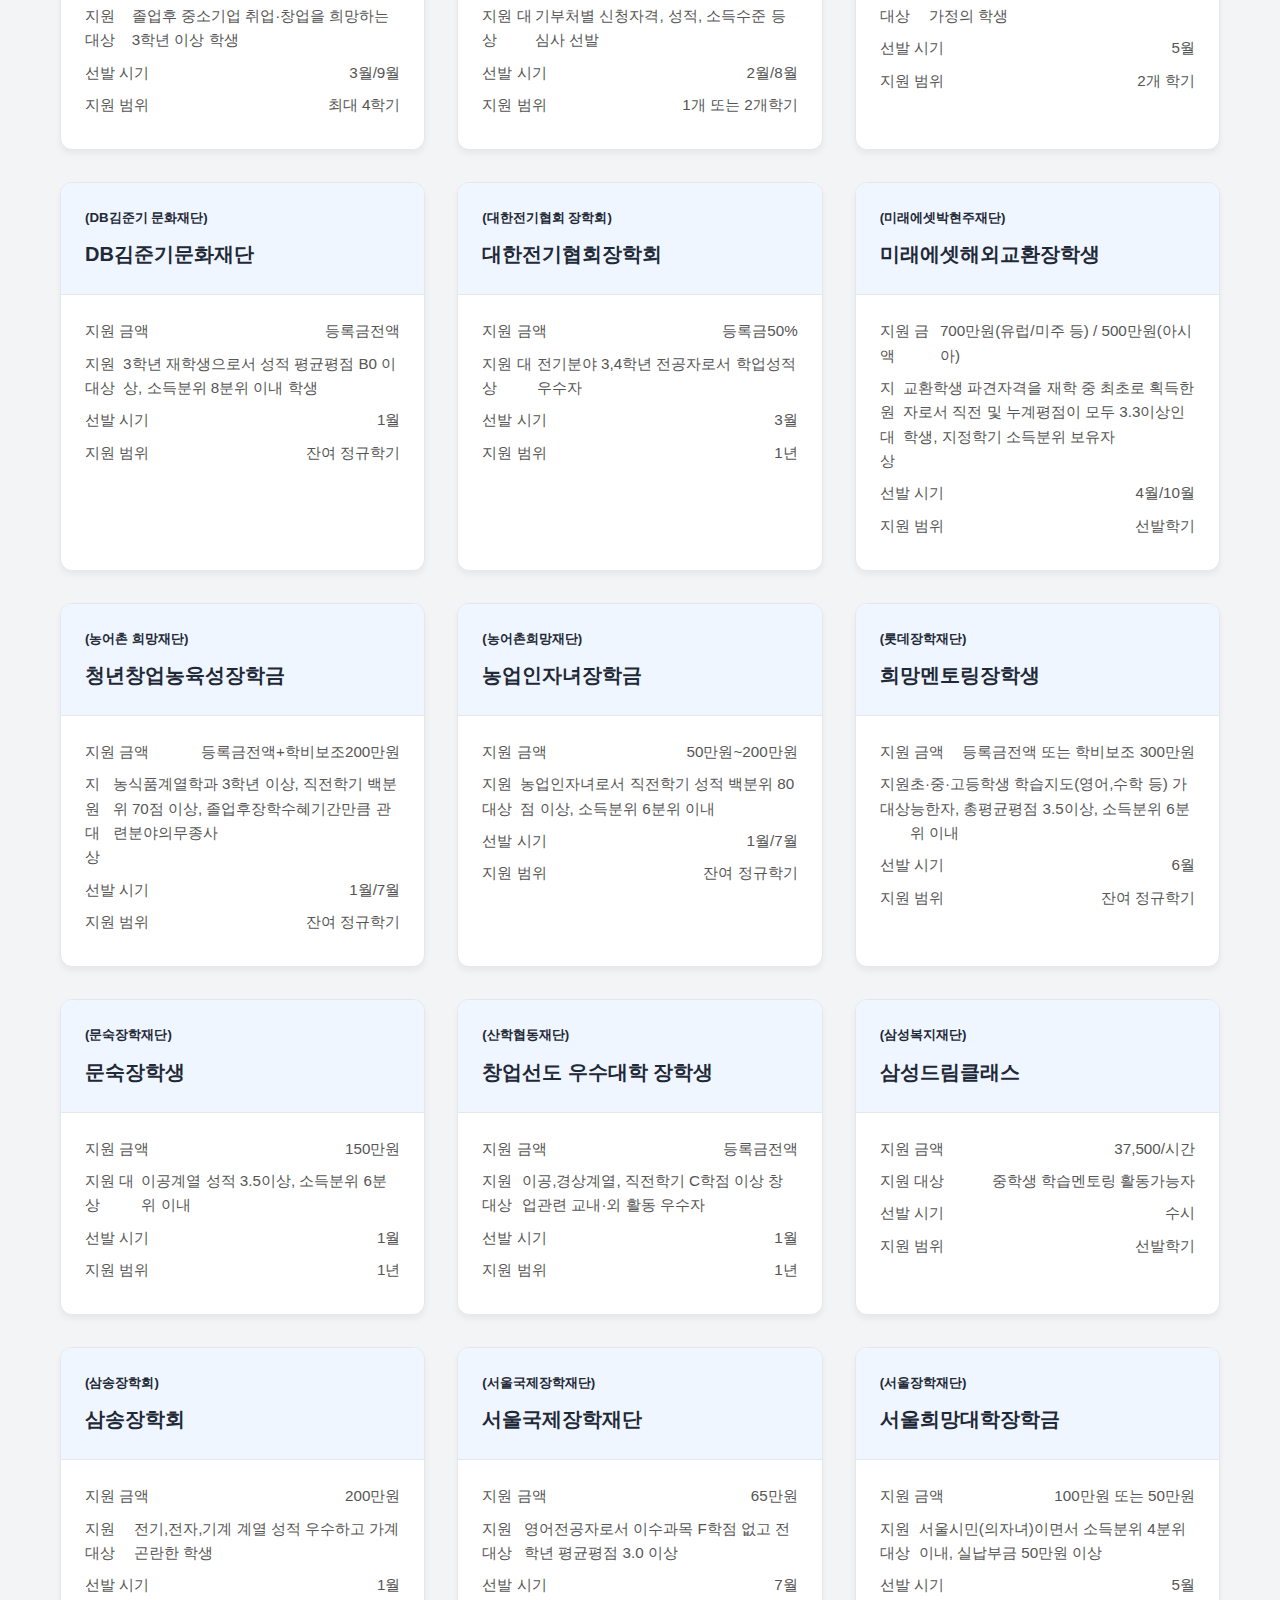
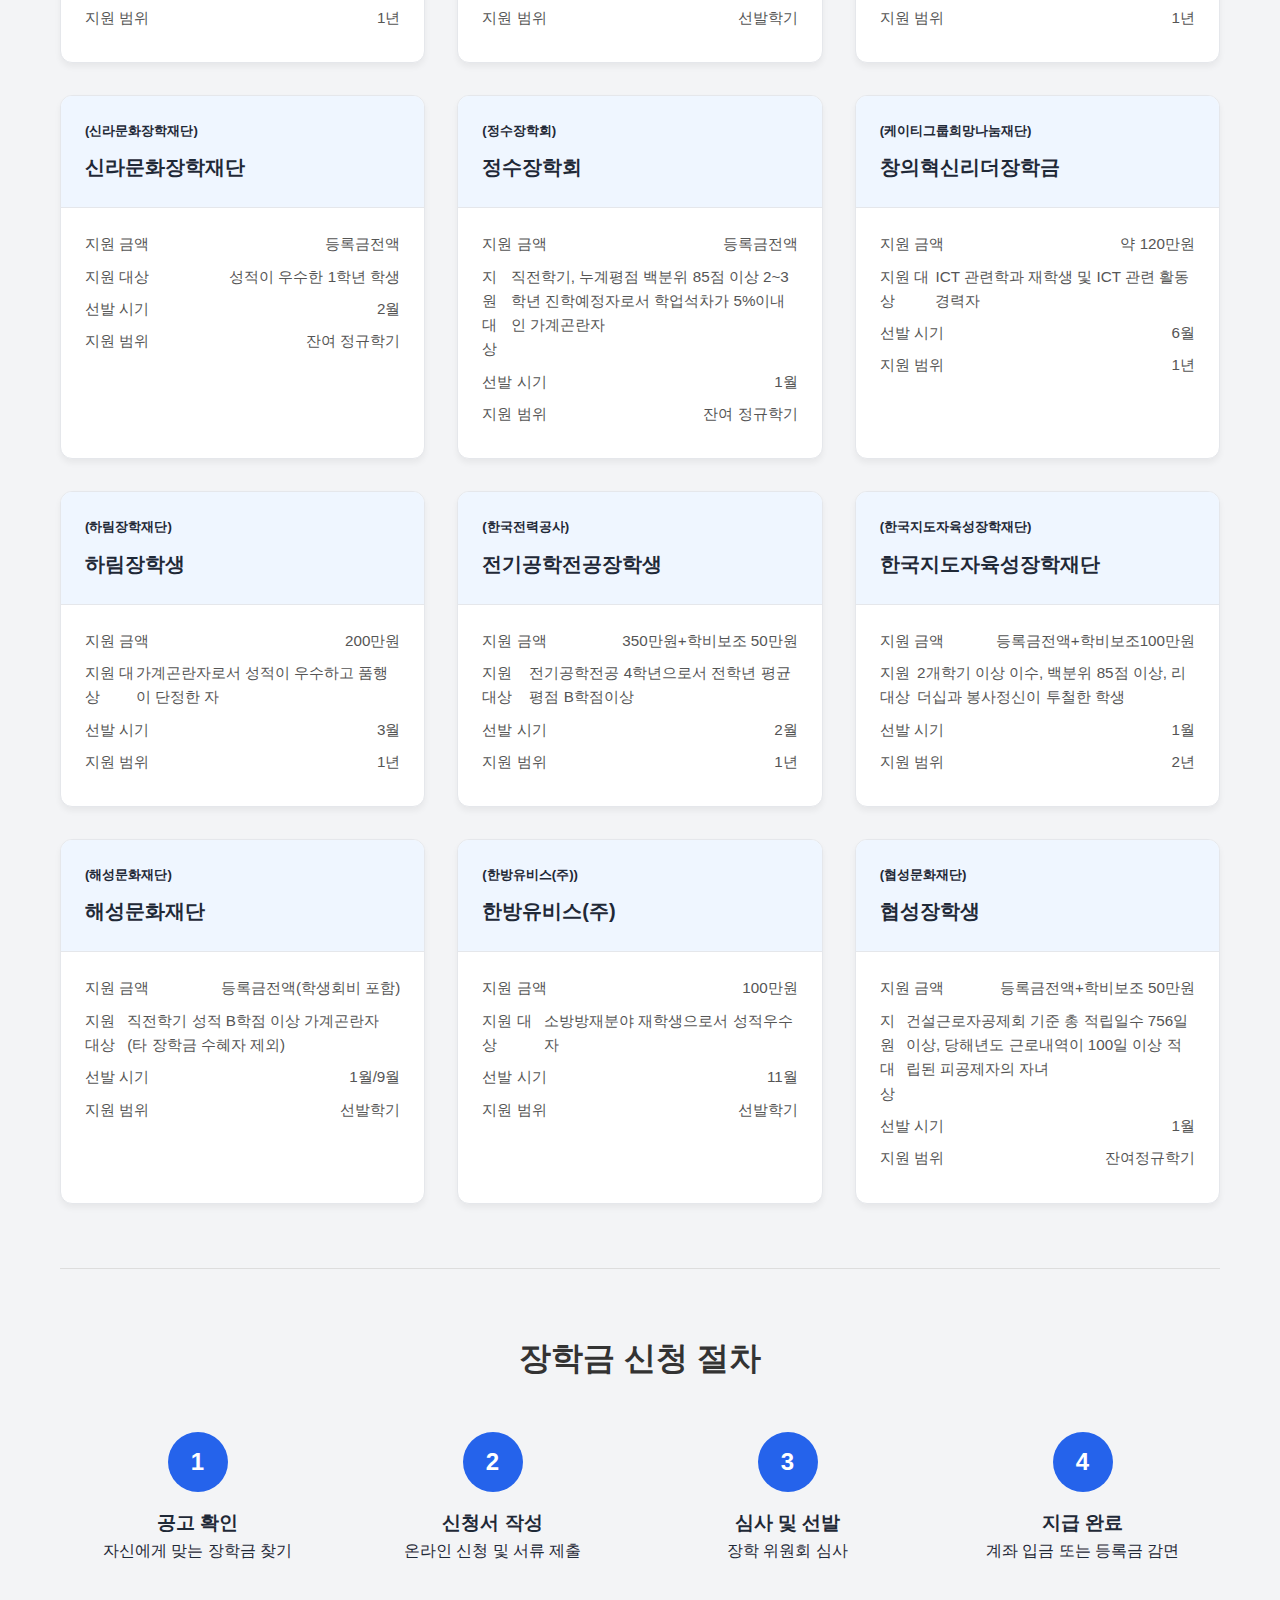
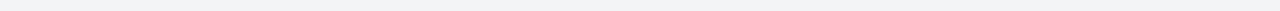
<file: scholarship system/scholarship_out_page/scholarship_out.html>
<!DOCTYPE html>
<html lang="ko">
<head>
    <meta charset="UTF-8">
    <meta name="viewport" content="width=device-width, initial-scale=1.0">
    <link rel="stylesheet" href="../style.css">
    <title>장학제도</title>
</head>
<body>
<header>
        <nav>
            <a href = "../../main/index.html"> 
            <img src = "../../main/images/cube.jpg"  alt="Gachon University Logo" class="logo">
            </a> 
            <li> <a href = "../scholarship_in.html"> 장학제도 </a> </li>
            <li> <a href = "../../curriculum/curriculum.html"> 교육과정 </a> </li>
            <li> <a href = "#"> 교수진 </a> </li>
            <li> <a href = "#"> AI 공학관 </a> </li>
            <li> <a href = "#"> 업적 </a> </li>
            <li> <a href = "#"> 행사 </a> </li>
        </nav>
    </header>

    <section class="main-banner">
        <h1>가천대학교</h1>
        <p>장학금</p>
    </section>

    <nav class="scholarship_category">
        <ul>
            <li><a href="../scholarship_in.html">교내 장학금</a></li>
            <li class="nowPage"><a href="#">교내 장학금</a></li>
        </ul>
    </nav>


    <div class="container">
        
        <h2 class="section-title">교외 장학금</h2>
        
        <div class="scholarship-grid">
            <article>
                <div class="card-header">
                    <h5>(한국장학재단)</h5>
                    <h3>국가 I 유형</h3>
                </div>
                <div class="card-body">
                    <div><span>지원 금액</span> <span>소득분위별 차등지급</span></div>
                    <div><span>지원 대상</span> <span>한국장학재단 국가장학생 선발기준과 동일</span></div>
                    <div><span>선발 시기</span> <span>학기중</span></div>
                    <div><span>지원 범위</span> <span>선발학기</span></div>
                </div>
            </article>

            <article>
                <div class="card-header">
                    <h5>(한국장학재단)</h5>
                    <h3>국가 II 유형</h3>
                </div>
                <div class="card-body">
                    <div><span>지원 금액</span> <span>수업료 일부</span></div>
                    <div><span>지원 대상</span> <span>학교 자체기준에 따라 선발 (국가 I 유형 수혜 대상자 중 소득분위/성적 고려)</span></div>
                    <div><span>선발 시기</span> <span>학기중</span></div>
                    <div><span>지원 범위</span> <span>국가 I 유형 최종지급 완료 이후</span></div>
                </div>
            </article>

            <article>
                <div class="card-header">
                    <h5>(한국장학재단)</h5>
                    <h3>대통령과학</h3>
                </div>
                <div class="card-body">
                    <div><span>지원 금액</span> <span>등록금 전액+학업보조비 250만원</span></div>
                    <div><span>지원 대상</span> <span>국내 고등학교 전학년 수학, 과학성적 우수 이공계열 학생</span></div>
                    <div><span>선발 시기</span> <span>3월</span></div>
                    <div><span>지원 범위</span> <span>잔여 정규학기</span></div>
                </div>
            </article>

            <article>
                <div class="card-header">
                    <h5>(한국장학재단)</h5>
                    <h3>국가우수 (이공계)</h3>
                </div>
                <div class="card-body">
                    <div><span>지원 금액</span> <span>등록금 전액</span></div>
                    <div><span>지원 대상</span> <span>수능/수시 입학 성적 또는 재학중 성적이 우수한 이공계열 학생</span></div>
                    <div><span>선발 시기</span> <span>4월</span></div>
                    <div><span>지원 범위</span> <span>잔여정규학기 (2년 지원 유형은 최대 4학기)</span></div>
                </div>
            </article>

            <article>
                <div class="card-header">
                    <h5>(한국장학재단)</h5>
                    <h3>인문100년</h3>
                </div>
                <div class="card-body">
                    <div><span>지원 금액</span> <span>I유형: 등록금+생활비, II유형: 등록금 (기초수급자 생활비 추가지원)</span></div>
                    <div><span>지원 대상</span> <span>인문사회계열 1학년(전공탐색) 또는 3학년(전공확립)</span></div>
                    <div><span>선발 시기</span> <span>5월</span></div>
                    <div><span>지원 범위</span> <span>최대 8학기(전공탐색) / 최대 4학기(전공확립)</span></div>
                </div>
            </article>

            <article>
                <div class="card-header">
                    <h5>(한국장학재단)</h5>
                    <h3>예술체육비전</h3>
                </div>
                <div class="card-body">
                    <div><span>지원 금액</span> <span>I유형: 등록금+생활비, II유형: 등록금 (기초수급자 생활비 추가지원)</span></div>
                    <div><span>지원 대상</span> <span>예술·체육계열 1학년(전공탐색) 또는 3학년(전공확립)</span></div>
                    <div><span>선발 시기</span> <span>5월</span></div>
                    <div><span>지원 범위</span> <span>최대 8학기(전공탐색) / 최대 4학기(전공확립)</span></div>
                </div>
            </article>

            <article>
                <div class="card-header">
                    <h5>(한국장학재단)</h5>
                    <h3>희망사다리</h3>
                </div>
                <div class="card-body">
                    <div><span>지원 금액</span> <span>등록금 전액+창업·취업 장려금 200만원</span></div>
                    <div><span>지원 대상</span> <span>졸업후 중소기업 취업·창업을 희망하는 3학년 이상 학생</span></div>
                    <div><span>선발 시기</span> <span>3월/9월</span></div>
                    <div><span>지원 범위</span> <span>최대 4학기</span></div>
                </div>
            </article>

            <article>
                <div class="card-header">
                    <h5>(한국장학재단)</h5>
                    <h3>푸른등대 기부</h3>
                </div>
                <div class="card-body">
                    <div><span>지원 금액</span> <span>학기당 100만원 ~ 250만원 (기부처별 상이)</span></div>
                    <div><span>지원 대상</span> <span>기부처별 신청자격, 성적, 소득수준 등 심사 선발</span></div>
                    <div><span>선발 시기</span> <span>2월/8월</span></div>
                    <div><span>지원 범위</span> <span>1개 또는 2개학기</span></div>
                </div>
            </article>

            <article>
                <div class="card-header">
                    <h5>(한국장학재단)</h5>
                    <h3>푸른등대삼성기부</h3>
                </div>
                <div class="card-body">
                    <div><span>지원 금액</span> <span>학기당 150만원</span></div>
                    <div><span>지원 대상</span> <span>소득구간 3구간 이하인 사회적 배려계층 가정의 학생</span></div>
                    <div><span>선발 시기</span> <span>5월</span></div>
                    <div><span>지원 범위</span> <span>2개 학기</span></div>
                </div>
            </article>
            <article>
                <div class="card-header">
                    <h5>(DB김준기 문화재단)</h5>
                    <h3>DB김준기문화재단</h3>
                </div>
                <div class="card-body">
                    <div><span>지원 금액</span> <span>등록금전액</span></div>
                    <div><span>지원 대상</span> <span>3학년 재학생으로서 성적 평균평점 B0 이상, 소득분위 8분위 이내 학생</span></div>
                    <div><span>선발 시기</span> <span>1월</span></div>
                    <div><span>지원 범위</span> <span>잔여 정규학기</span></div>
                </div>
            </article>

            <article>
                <div class="card-header">
                    <h5>(대한전기협회 장학회)</h5>
                    <h3>대한전기협회장학회</h3>
                </div>
                <div class="card-body">
                    <div><span>지원 금액</span> <span>등록금50%</span></div>
                    <div><span>지원 대상</span> <span>전기분야 3,4학년 전공자로서 학업성적 우수자</span></div>
                    <div><span>선발 시기</span> <span>3월</span></div>
                    <div><span>지원 범위</span> <span>1년</span></div>
                </div>
            </article>

            <article>
                <div class="card-header">
                    <h5>(미래에셋박현주재단)</h5>
                    <h3>미래에셋해외교환장학생</h3>
                </div>
                <div class="card-body">
                    <div><span>지원 금액</span> <span>700만원(유럽/미주 등) / 500만원(아시아)</span></div>
                    <div><span>지원 대상</span> <span>교환학생 파견자격을 재학 중 최초로 획득한 자로서 직전 및 누계평점이 모두 3.3이상인 학생, 지정학기 소득분위 보유자</span></div>
                    <div><span>선발 시기</span> <span>4월/10월</span></div>
                    <div><span>지원 범위</span> <span>선발학기</span></div>
                </div>
            </article>

            <article>
                <div class="card-header">
                    <h5>(농어촌 희망재단)</h5>
                    <h3>청년창업농육성장학금</h3>
                </div>
                <div class="card-body">
                    <div><span>지원 금액</span> <span>등록금전액+학비보조200만원</span></div>
                    <div><span>지원 대상</span> <span>농식품계열학과 3학년 이상, 직전학기 백분위 70점 이상, 졸업후장학수혜기간만큼 관련분야의무종사</span></div>
                    <div><span>선발 시기</span> <span>1월/7월</span></div>
                    <div><span>지원 범위</span> <span>잔여 정규학기</span></div>
                </div>
            </article>

            <article>
                <div class="card-header">
                    <h5>(농어촌희망재단)</h5>
                    <h3>농업인자녀장학금</h3>
                </div>
                <div class="card-body">
                    <div><span>지원 금액</span> <span>50만원~200만원</span></div>
                    <div><span>지원 대상</span> <span>농업인자녀로서 직전학기 성적 백분위 80점 이상, 소득분위 6분위 이내</span></div>
                    <div><span>선발 시기</span> <span>1월/7월</span></div>
                    <div><span>지원 범위</span> <span>잔여 정규학기</span></div>
                </div>
            </article>

            <article>
                <div class="card-header">
                    <h5>(롯데장학재단)</h5>
                    <h3>희망멘토링장학생</h3>
                </div>
                <div class="card-body">
                    <div><span>지원 금액</span> <span>등록금전액 또는 학비보조 300만원</span></div>
                    <div><span>지원 대상</span> <span>초·중·고등학생 학습지도(영어,수학 등) 가능한자, 총평균평점 3.5이상, 소득분위 6분위 이내</span></div>
                    <div><span>선발 시기</span> <span>6월</span></div>
                    <div><span>지원 범위</span> <span>잔여 정규학기</span></div>
                </div>
            </article>

            <article>
                <div class="card-header">
                    <h5>(문숙장학재단)</h5>
                    <h3>문숙장학생</h3>
                </div>
                <div class="card-body">
                    <div><span>지원 금액</span> <span>150만원</span></div>
                    <div><span>지원 대상</span> <span>이공계열 성적 3.5이상, 소득분위 6분위 이내</span></div>
                    <div><span>선발 시기</span> <span>1월</span></div>
                    <div><span>지원 범위</span> <span>1년</span></div>
                </div>
            </article>

            <article>
                <div class="card-header">
                    <h5>(산학협동재단)</h5>
                    <h3>창업선도 우수대학 장학생</h3>
                </div>
                <div class="card-body">
                    <div><span>지원 금액</span> <span>등록금전액</span></div>
                    <div><span>지원 대상</span> <span>이공,경상계열, 직전학기 C학점 이상 창업관련 교내·외 활동 우수자</span></div>
                    <div><span>선발 시기</span> <span>1월</span></div>
                    <div><span>지원 범위</span> <span>1년</span></div>
                </div>
            </article>

            <article>
                <div class="card-header">
                    <h5>(삼성복지재단)</h5>
                    <h3>삼성드림클래스</h3>
                </div>
                <div class="card-body">
                    <div><span>지원 금액</span> <span>37,500/시간</span></div>
                    <div><span>지원 대상</span> <span>중학생 학습멘토링 활동가능자</span></div>
                    <div><span>선발 시기</span> <span>수시</span></div>
                    <div><span>지원 범위</span> <span>선발학기</span></div>
                </div>
            </article>

            <article>
                <div class="card-header">
                    <h5>(삼송장학회)</h5>
                    <h3>삼송장학회</h3>
                </div>
                <div class="card-body">
                    <div><span>지원 금액</span> <span>200만원</span></div>
                    <div><span>지원 대상</span> <span>전기,전자,기계 계열 성적 우수하고 가계 곤란한 학생</span></div>
                    <div><span>선발 시기</span> <span>1월</span></div>
                    <div><span>지원 범위</span> <span>1년</span></div>
                </div>
            </article>

            <article>
                <div class="card-header">
                    <h5>(서울국제장학재단)</h5>
                    <h3>서울국제장학재단</h3>
                </div>
                <div class="card-body">
                    <div><span>지원 금액</span> <span>65만원</span></div>
                    <div><span>지원 대상</span> <span>영어전공자로서 이수과목 F학점 없고 전학년 평균평점 3.0 이상</span></div>
                    <div><span>선발 시기</span> <span>7월</span></div>
                    <div><span>지원 범위</span> <span>선발학기</span></div>
                </div>
            </article>

            <article>
                <div class="card-header">
                    <h5>(서울장학재단)</h5>
                    <h3>서울희망대학장학금</h3>
                </div>
                <div class="card-body">
                    <div><span>지원 금액</span> <span>100만원 또는 50만원</span></div>
                    <div><span>지원 대상</span> <span>서울시민(의자녀)이면서 소득분위 4분위 이내, 실납부금 50만원 이상</span></div>
                    <div><span>선발 시기</span> <span>5월</span></div>
                    <div><span>지원 범위</span> <span>1년</span></div>
                </div>
            </article>

            <article>
                <div class="card-header">
                    <h5>(신라문화장학재단)</h5>
                    <h3>신라문화장학재단</h3>
                </div>
                <div class="card-body">
                    <div><span>지원 금액</span> <span>등록금전액</span></div>
                    <div><span>지원 대상</span> <span>성적이 우수한 1학년 학생</span></div>
                    <div><span>선발 시기</span> <span>2월</span></div>
                    <div><span>지원 범위</span> <span>잔여 정규학기</span></div>
                </div>
            </article>

            <article>
                <div class="card-header">
                    <h5>(정수장학회)</h5>
                    <h3>정수장학회</h3>
                </div>
                <div class="card-body">
                    <div><span>지원 금액</span> <span>등록금전액</span></div>
                    <div><span>지원 대상</span> <span>직전학기, 누계평점 백분위 85점 이상 2~3학년 진학예정자로서 학업석차가 5%이내인 가계곤란자</span></div>
                    <div><span>선발 시기</span> <span>1월</span></div>
                    <div><span>지원 범위</span> <span>잔여 정규학기</span></div>
                </div>
            </article>

            <article>
                <div class="card-header">
                    <h5>(케이티그룹희망나눔재단)</h5>
                    <h3>창의혁신리더장학금</h3>
                </div>
                <div class="card-body">
                    <div><span>지원 금액</span> <span>약 120만원</span></div>
                    <div><span>지원 대상</span> <span>ICT 관련학과 재학생 및 ICT 관련 활동경력자</span></div>
                    <div><span>선발 시기</span> <span>6월</span></div>
                    <div><span>지원 범위</span> <span>1년</span></div>
                </div>
            </article>

            <article>
                <div class="card-header">
                    <h5>(하림장학재단)</h5>
                    <h3>하림장학생</h3>
                </div>
                <div class="card-body">
                    <div><span>지원 금액</span> <span>200만원</span></div>
                    <div><span>지원 대상</span> <span>가계곤란자로서 성적이 우수하고 품행이 단정한 자</span></div>
                    <div><span>선발 시기</span> <span>3월</span></div>
                    <div><span>지원 범위</span> <span>1년</span></div>
                </div>
            </article>

            <article>
                <div class="card-header">
                    <h5>(한국전력공사)</h5>
                    <h3>전기공학전공장학생</h3>
                </div>
                <div class="card-body">
                    <div><span>지원 금액</span> <span>350만원+학비보조 50만원</span></div>
                    <div><span>지원 대상</span> <span>전기공학전공 4학년으로서 전학년 평균평점 B학점이상</span></div>
                    <div><span>선발 시기</span> <span>2월</span></div>
                    <div><span>지원 범위</span> <span>1년</span></div>
                </div>
            </article>

            <article>
                <div class="card-header">
                    <h5>(한국지도자육성장학재단)</h5>
                    <h3>한국지도자육성장학재단</h3>
                </div>
                <div class="card-body">
                    <div><span>지원 금액</span> <span>등록금전액+학비보조100만원</span></div>
                    <div><span>지원 대상</span> <span>2개학기 이상 이수, 백분위 85점 이상, 리더십과 봉사정신이 투철한 학생</span></div>
                    <div><span>선발 시기</span> <span>1월</span></div>
                    <div><span>지원 범위</span> <span>2년</span></div>
                </div>
            </article>

            <article>
                <div class="card-header">
                    <h5>(해성문화재단)</h5>
                    <h3>해성문화재단</h3>
                </div>
                <div class="card-body">
                    <div><span>지원 금액</span> <span>등록금전액(학생회비 포함)</span></div>
                    <div><span>지원 대상</span> <span>직전학기 성적 B학점 이상 가계곤란자 (타 장학금 수혜자 제외)</span></div>
                    <div><span>선발 시기</span> <span>1월/9월</span></div>
                    <div><span>지원 범위</span> <span>선발학기</span></div>
                </div>
            </article>

            <article>
                <div class="card-header">
                    <h5>(한방유비스(주))</h5>
                    <h3>한방유비스(주)</h3>
                </div>
                <div class="card-body">
                    <div><span>지원 금액</span> <span>100만원</span></div>
                    <div><span>지원 대상</span> <span>소방방재분야 재학생으로서 성적우수자</span></div>
                    <div><span>선발 시기</span> <span>11월</span></div>
                    <div><span>지원 범위</span> <span>선발학기</span></div>
                </div>
            </article>

            <article>
                <div class="card-header">
                    <h5>(협성문화재단)</h5>
                    <h3>협성장학생</h3>
                </div>
                <div class="card-body">
                    <div><span>지원 금액</span> <span>등록금전액+학비보조 50만원</span></div>
                    <div><span>지원 대상</span> <span>건설근로자공제회 기준 총 적립일수 756일 이상, 당해년도 근로내역이 100일 이상 적립된 피공제자의 자녀</span></div>
                    <div><span>선발 시기</span> <span>1월</span></div>
                    <div><span>지원 범위</span> <span>잔여정규학기</span></div>
                </div>
            </article>
        </div>


        <hr>
        <h2 class="section-title">장학금 신청 절차</h2>
        <div class="process-steps">
            <div class="step">
                <div class="step-icon">1</div>
                <h3>공고 확인</h3>
                <p>자신에게 맞는 장학금 찾기</p>
            </div>
            <div class="step">
                <div class="step-icon">2</div>
                <h3>신청서 작성</h3>
                <p>온라인 신청 및 서류 제출</p>
            </div>
            <div class="step">
                <div class="step-icon">3</div>
                <h3>심사 및 선발</h3>
                <p>장학 위원회 심사</p>
            </div>
            <div class="step">
                <div class="step-icon">4</div>
                <h3>지급 완료</h3>
                <p>계좌 입금 또는 등록금 감면</p>
            </div>
        </div>

    </div>



</body>
</html>
</file>
<file: professor/main.css>
header{
    padding : 10px;
    font-size : 20px;
}
nav{
    display : flex;
    gap : 30px;
    justify-content : space-around;
}
nav li{padding-top : 10px; list-style : none;  }
nav li a {
    text-decoration : none;
    color : black;
}
nav img{
    width : auto;
    height : 50px;
}

/* --- 전체 컨테이너 및 제목 스타일 --- */
.professor-directory {
    padding: 20px 0;
}

.section-title {
    font-size: 2.2em;
    color: #004d99; /* 메인 컬러 (진한 파랑 유지) */
    border-bottom: 3px solid #6699cc; /* 노란색 -> 연한 파랑 */
    padding-bottom: 10px;
    margin-bottom: 30px;
    text-align: left;
}

.faculty-type {
    font-size: 1.6em;
    color: #333;
    margin-top: 35px;
    margin-bottom: 20px;
    padding-left: 10px;
    border-left: 5px solid #004d99; /* 메인 컬러 (진한 파랑 유지) */
}

.guide-text {
    font-size: 0.9em;
    color: #888;
    margin-bottom: 30px;
    text-align: right;
}

/* --- 학과장 카드 스타일 --- */
.head-cards-container {
    display: flex;
    justify-content: space-around;
    gap: 20px;
    flex-wrap: wrap;
    margin-bottom: 40px;
}

.head-card {
    border: 1px solid #ddd;
    border-radius: 8px;
    padding: 20px;
    flex: 1 1 45%; /* 반응형으로 두 카드 배치 */
    min-width: 300px;
    box-shadow: 0 2px 5px rgba(0, 0, 0, 0.05);
}

.head-card h4 {
    font-size: 1.3em;
    color: #004d99; /* 메인 컬러 (진한 파랑 유지) */
    margin-bottom: 15px;
}

.info-group table {
    width: 100%;
    border-collapse: collapse;
}

.info-group th, .info-group td {
    padding: 8px 10px;
    border-bottom: 1px dotted #eee;
    text-align: left;
}

.info-group th {
    width: 30%;
    background-color: #f7f7f7;
    font-weight: normal;
}

/* --- 교원 그리드 스타일 --- */
.professor-grid {
    display: grid;
    grid-template-columns: repeat(auto-fit, minmax(280px, 1fr));
    gap: 20px;
    margin-bottom: 40px;
}

.professor-card {
    border: 1px solid #e0e0e0;
    border-radius: 6px;
    padding: 15px;
    background-color: #fff;
    transition: all 0.2s;
}

.professor-card:hover {
    border-color: #004d99; /* hover 시 테두리 색상 (진한 파랑 유지) */
    box-shadow: 0 4px 8px rgba(0, 0, 0, 0.1);
}

.professor-name {
    font-size: 1.2em;
    font-weight: bold;
    color: #333;
    padding-bottom: 8px;
    margin-bottom: 10px;
    border-bottom: 1px solid #f0f0f0;
}

.professor-details p {
    font-size: 0.95em;
    margin: 5px 0;
}

.professor-details strong {
    color: #555;
    display: inline-block;
    width: 70px; /* 라벨 너비 고정 */
}

.professor-links {
    margin-top: 15px;
    padding-top: 10px;
    border-top: 1px dotted #eee;
    font-size: 0.9em;
}

.professor-links a {
    color: #6699cc; /* 노란색 -> 연한 파랑 */
    text-decoration: none;
    margin-right: 5px;
}

.professor-links a:hover {
    text-decoration: underline;
    color: #336699; /* hover 시 조금 더 진한 파랑 */
}

/* 모바일 반응형 조정 */
@media (max-width: 768px) {
    .head-card {
        flex: 1 1 100%;
    }
    .professor-grid {
        grid-template-columns: 1fr;
    }
}
</file>
<file: price/price.css>
body{
    background-color : rgba(16, 41, 75);
    }

body{
    color : navy;
}
.title{
    text-align : center;
    color : white;
    font-size : 40px;
    font-family : "Pretendard";
    width : 90%;
    margin : 0 auto;
    padding-top : 30px;
    padding-bottom : 20px;
    border-bottom : 1px solid white;
}
header{
    padding : 10px;
    font-size : 20px;
    background-color : white;
}
nav{
    display : flex;
    gap : 30px;
    justify-content : space-around;
}
nav li{padding-top : 10px; list-style : none;  }
nav li a {
    text-decoration : none;
    color : black;
}
nav img{
    width : auto;
    height : 50px;
}
.ex{
    background-color:white;
    display : flex;
    height : 300px;
    align-items : center;
    border-radius : 5px;
    margin : 20px;
    padding-bottom : 30px;
}

.ex > *{
    border : 2px solid white;
    height : 90%;

}

.ex_title{
    align-items : center;
    margin : 10px;
    color : rgb(30, 30, 30);
    font-weight : bold;
}

.ex_img{
    margin : 10px;
}

.ex2_all, .ex1_all {
    margin : 20px;


}
</file>
<file: scholarship system/style.css>
:root {
    --primary-color: #2563eb;
    --secondary-color: #1e40af;
    --bg-color: #f3f4f6;
    --text-color: #1f2937;
    --card-bg: #ffffff;
    --theme-color: #132b4c;
}
header{
    padding : 10px;
    font-size : 20px;
}
nav{
    display : flex;
    gap : 30px;
    justify-content : space-around;
}
nav li{padding-top : 10px; list-style : none;  }
nav li a {
    text-decoration : none;
    color : black;
}
nav img{
    width : auto;
    height : 50px;
}
* { margin: 0; padding: 0; box-sizing: border-box; font-family: 'Pretendard', 'Malgun Gothic', sans-serif; }

body { background-color: var(--bg-color); color: var(--text-color); line-height: 1.6; }
a { text-decoration: none; color: inherit; }
ul { list-style: none; }

header{
    padding : 10px;
    font-size : 20px;
    nav{
        display : flex;
        gap : 30px;
        justify-content : space-around;
        li{
            padding-top : 10px; list-style : none;
            a{text-decoration : none;color : black;}
        }
        img{width : auto;height : 50px;}
    }
}

/* 교내/교외 장학금 이동 */
.scholarship_category{
    margin: 20px 0px;
    ul{
        display: flex;
        gap: 50px;
        justify-content: center;
        li{
            width: 100px;
            text-align: center;
            border-radius: 50px;
        }
        .nowPage{
            color: white;
            background-color: var(--theme-color);
        }
    }
}

/* 배너 */
.main-banner {
    background: linear-gradient(rgba(0,0,0,0.5), rgba(0,0,0,0.5)), url('https://images.unsplash.com/photo-1523050854058-8df90110c9f1?ixlib=rb-1.2.1&auto=format&fit=crop&w=1350&q=80');
    background-size: cover;
    background-position: center;
    height: 400px;
    display: flex;
    flex-direction: column;
    justify-content: center;
    align-items: center;
    color: white;
    text-align: center;
    h1{font-size: 2.5rem; margin-bottom: 1rem;}
    p{font-size: 1.2rem; opacity: 0.9;}
}


/* 장학금 목록 컨테이너 */
.container {
    max-width: 1200px; margin: 3rem auto; padding: 0 20px;
    .section-title { text-align: center; margin-bottom: 2rem; font-size: 2rem; color: #333; }
    hr{
        margin: 4rem 0; 
        border: 0; 
        border-top: 1px solid #ddd;
    }
}

/* 장학금 목록 */
.scholarship-grid {
    display: grid;
    grid-template-columns: repeat(auto-fit, minmax(300px, 1fr));
    gap: 2rem;
    article {
        background: var(--card-bg);
        border-radius: 12px;
        overflow: hidden;
        box-shadow: 0 4px 6px rgba(0,0,0,0.05);
        transition: transform 0.3s ease;
        border: 1px solid #e5e7eb;
        &:hover { transform: translateY(-5px); box-shadow: 0 10px 15px rgba(0,0,0,0.1); }
        .card-header { 
            padding: 1.5rem; background-color: #eff6ff; border-bottom: 1px solid #e5e7eb; 
            h3{font-size: 1.25rem; margin-top: 10px; font-weight: bold;}
        }
        .card-body { 
            padding: 1.5rem; 
            div{display: flex; justify-content: space-between; margin-bottom: 0.5rem; font-size: 0.95rem; color: #555;}
        }
    }
}




/* 절차 안내*/
.process-steps { 
    display: flex; justify-content: space-around; margin-top: 3rem; flex-wrap: wrap; gap: 20px; 

    .step { 
        text-align: center; flex: 1; min-width: 200px; 
        .step-icon { 
            width: 60px; height: 60px; background: var(--primary-color); color: white; 
            border-radius: 50%; line-height: 60px; margin: 0 auto 1rem; font-size: 1.5rem; font-weight: bold; 
        }
    }
}
</file>
